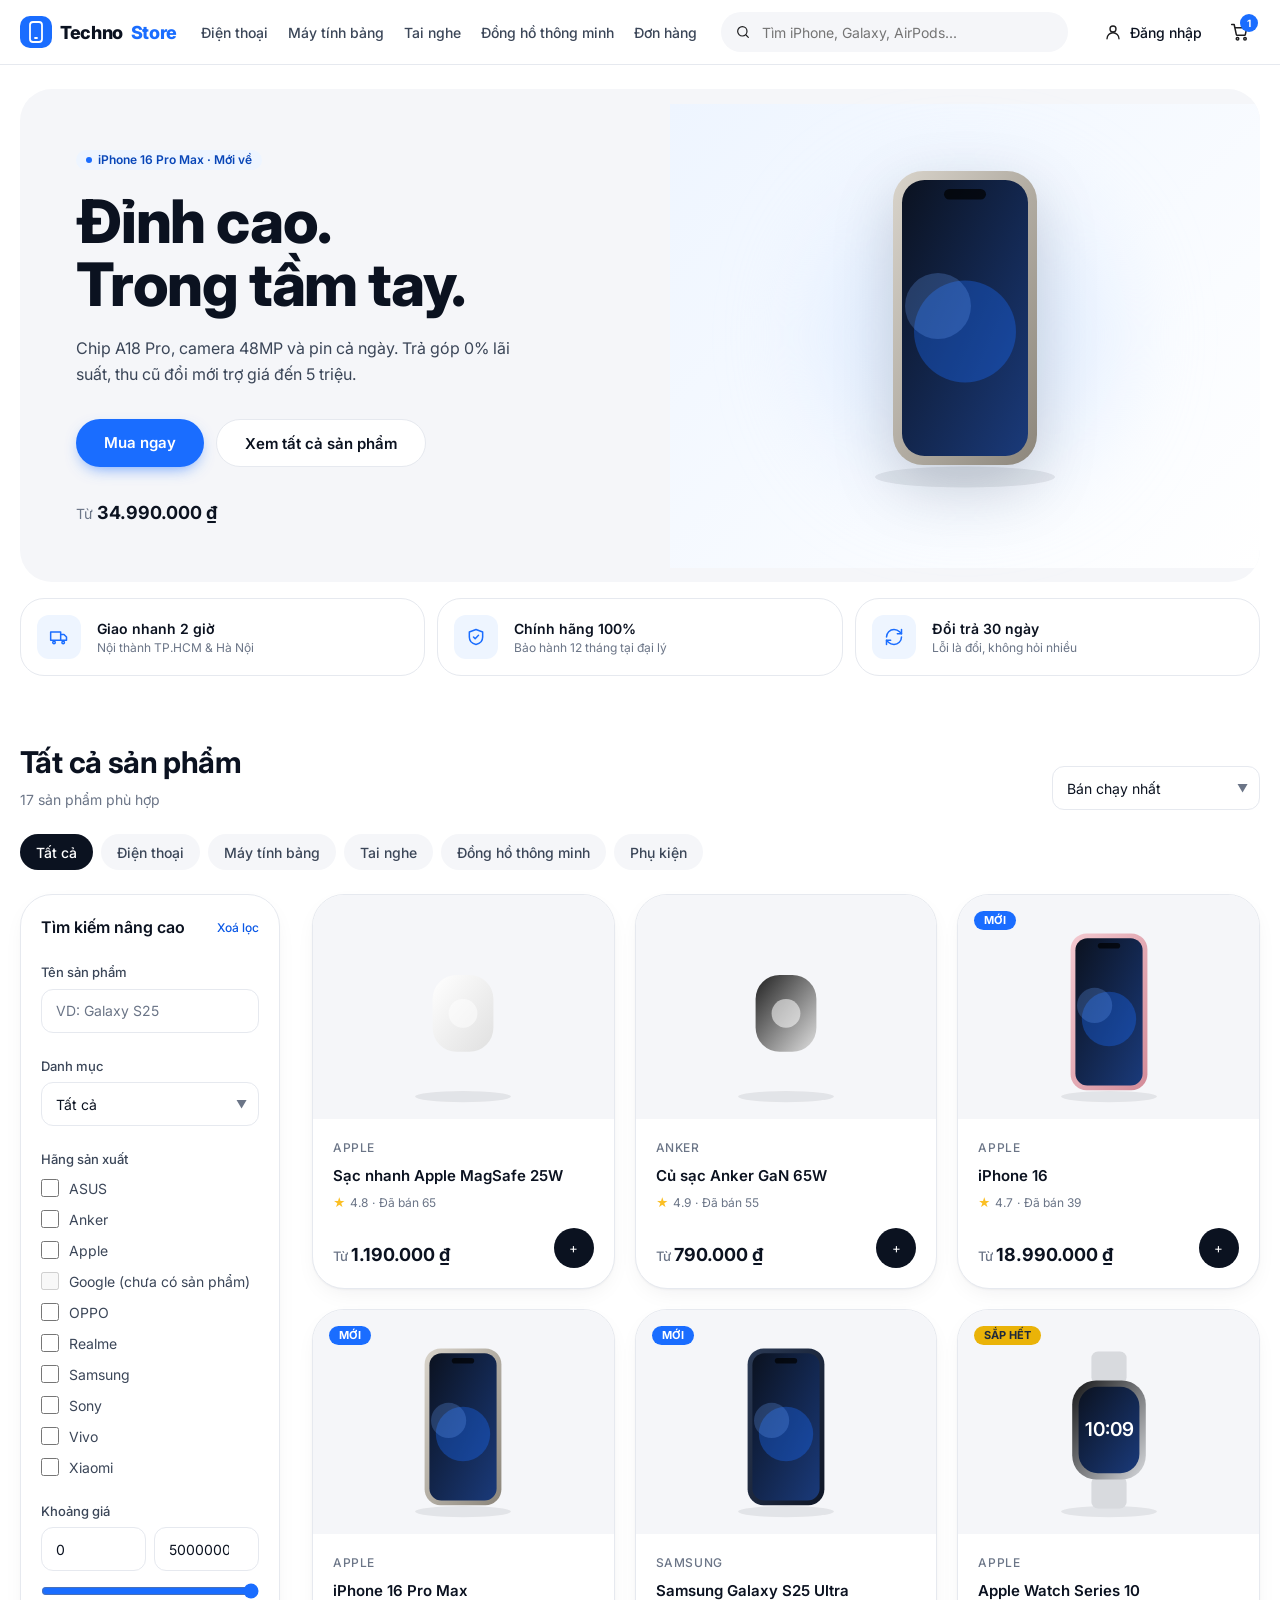
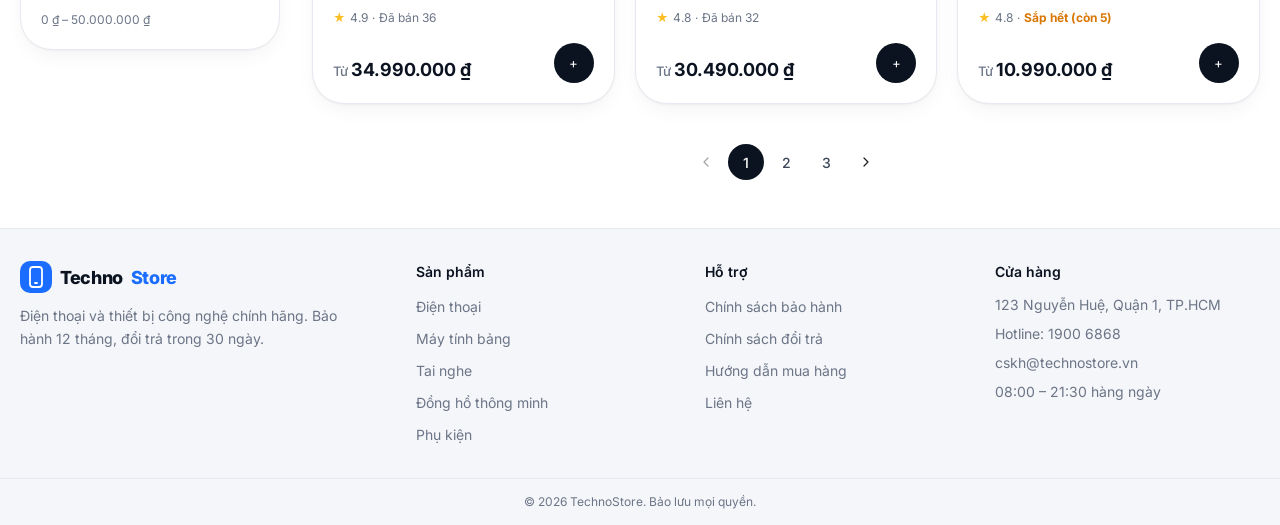
<file: index.html>
<!DOCTYPE html>
<html lang="vi">

<head>
  <meta charset="UTF-8">
  <meta name="viewport" content="width=device-width, initial-scale=1.0">
  <title>TechnoStore - Điện thoại & Thiết bị công nghệ chính hãng</title>
  <meta name="description"
    content="TechnoStore chuyên cung cấp điện thoại, máy tính bảng, tai nghe, đồng hồ chính hãng. Bảo hành 12 tháng, giao hàng nhanh 2h.">

  <!-- CSS Stylesheets (Đã gộp base.css & components.css) -->
  <link rel="stylesheet" href="css/components.css">
  <link rel="stylesheet" href="css/page/home.css">
</head>

<body>

  <!-- App Header Container -->
  <div id="headerContainer"></div>

  <!-- Main Content -->
  <main>
    <!-- Hero Banner Section -->
    <section class="container hero-section">
      <div class="hero-banner">
        <!-- Hero Text -->
        <div class="hero-text-col">
          <span class="badge badge-info">iPhone 16 Pro Max · Mới về</span>
          <h1 class="hero-heading">
            Đỉnh cao.<br />Trong tầm tay.
          </h1>
          <p class="hero-desc"> 
            Chip A18 Pro, camera 48MP và pin cả ngày. Trả góp 0% lãi suất, thu cũ đổi mới trợ giá đến 5 triệu.
          </p>
          <div class="hero-actions">
            <a href="view/customer/detail.html?id=1" class="btn btn-primary btn-lg">Mua ngay</a>
            <button onclick="document.getElementById('list').scrollIntoView({ behavior: 'smooth' })"
              class="btn btn-secondary btn-lg">
              Xem tất cả sản phẩm
            </button>
          </div>
          <div class="hero-price-tag">
            Từ <b id="heroStartingPrice">34.990.000 ₫</b>
          </div>
        </div>

        <!-- Hero Graphic -->
        <div class="hero-art-col">
          <div class="hero-glow-circle"></div>
          <div id="heroArtWrapper" class="hero-device-art"></div>
        </div>
      </div>

      <!-- Feature Perks Row -->
      <div class="perks-grid">
        <div class="perk-card">
          <div class="perk-icon-wrap">
            <img src="assets/icon/giao-hang.svg" class="icon icon-20" alt="" />
          </div>
          <div>
            <div class="perk-title">Giao nhanh 2 giờ</div>
            <div class="perk-desc">Nội thành TP.HCM & Hà Nội</div>
          </div>
        </div>

        <div class="perk-card">
          <div class="perk-icon-wrap">
            <img src="assets/icon/bao-ve.svg" class="icon icon-20" alt="" />
          </div>
          <div>
            <div class="perk-title">Chính hãng 100%</div>
            <div class="perk-desc">Bảo hành 12 tháng tại đại lý</div>
          </div>
        </div>

        <div class="perk-card">
          <div class="perk-icon-wrap">
            <img src="assets/icon/refresh.svg" class="icon icon-20" alt="" />
          </div>
          <div>
            <div class="perk-title">Đổi trả 30 ngày</div>
            <div class="perk-desc">Lỗi là đổi, không hỏi nhiều</div>
          </div>
        </div>
      </div>
    </section>

    <!-- Main Products List Section -->
    <section id="list" class="container product-section">
      <!-- Section Top Bar -->
      <div class="section-top-bar">
        <div>
          <h2 class="section-title">Tất cả sản phẩm</h2>
          <p id="productCountDisplay" class="section-subtitle">Đang tải sản phẩm...</p>
        </div>

        <div class="section-controls">
          <div class="select-wrapper sort-select-wrap">
            <select id="filterSortSelect" class="select-control" aria-label="Sắp xếp sản phẩm">
              <option value="pop">Bán chạy nhất</option>
              <option value="asc">Giá thấp → cao</option>
              <option value="desc">Giá cao → thấp</option>
            </select>
            <span class="select-arrow">▼</span>
          </div>
        </div>
      </div>

      <!-- Category Pills -->
      <div class="category-pills-row" id="categoryPillsWrapper">
        <button class="cat-pill-btn active" data-category="Tất cả" onclick="filterCtrl.setCategory('Tất cả')">Tất
          cả</button>
        <button class="cat-pill-btn" data-category="Điện thoại" onclick="filterCtrl.setCategory('Điện thoại')">Điện
          thoại</button>
        <button class="cat-pill-btn" data-category="Máy tính bảng" onclick="filterCtrl.setCategory('Máy tính bảng')">Máy
          tính bảng</button>
        <button class="cat-pill-btn" data-category="Tai nghe" onclick="filterCtrl.setCategory('Tai nghe')">Tai
          nghe</button>
        <button class="cat-pill-btn" data-category="Đồng hồ thông minh"
          onclick="filterCtrl.setCategory('Đồng hồ thông minh')">Đồng hồ thông minh</button>
        <button class="cat-pill-btn" data-category="Phụ kiện" onclick="filterCtrl.setCategory('Phụ kiện')">Phụ
          kiện</button>
      </div>

      <!-- Two-Column Store Layout -->
      <div class="store-layout">
        <!-- Sidebar Filters -->
        <aside class="filter-sidebar">
          <div class="filter-sidebar-header">
            <h3 class="filter-sidebar-title">Tìm kiếm nâng cao</h3>
            <button onclick="filterCtrl.reset()" class="reset-filter-link">Xoá lọc</button>
          </div>

          <!-- Product Name Filter -->
          <div class="form-field" style="margin:0;">
            <label class="form-label">Tên sản phẩm</label>
            <input type="text" id="filterKeywordInput" placeholder="VD: Galaxy S25" class="input-control" />
          </div>

          <!-- Category Select Filter -->
          <div class="form-field" style="margin:0;">
            <label class="form-label">Danh mục</label>
            <div class="select-wrapper">
              <select id="filterCategorySelect" class="select-control">
                <option value="Tất cả">Tất cả</option>
                <option value="Điện thoại">Điện thoại</option>
                <option value="Máy tính bảng">Máy tính bảng</option>
                <option value="Tai nghe">Tai nghe</option>
                <option value="Đồng hồ thông minh">Đồng hồ thông minh</option>
                <option value="Phụ kiện">Phụ kiện</option>
              </select>
              <span class="select-arrow">▼</span>
            </div>
          </div>

          <!-- Brand Checkboxes Filter -->
          <div>
            <div class="form-label">Hãng sản xuất</div>
            <div class="brand-checkbox-list" id="brandCheckboxList">
              <label class="checkbox-label">
                <input type="checkbox" class="brand-filter-cb" value="Apple" /> Apple
              </label>
              <label class="checkbox-label">
                <input type="checkbox" class="brand-filter-cb" value="Samsung" /> Samsung
              </label>
              <label class="checkbox-label">
                <input type="checkbox" class="brand-filter-cb" value="Xiaomi" /> Xiaomi
              </label>
              <label class="checkbox-label">
                <input type="checkbox" class="brand-filter-cb" value="OPPO" /> OPPO
              </label>
              <label class="checkbox-label">
                <input type="checkbox" class="brand-filter-cb" value="Vivo" /> Vivo
              </label>
              <label class="checkbox-label">
                <input type="checkbox" class="brand-filter-cb" value="Realme" /> Realme
              </label>
              <label class="checkbox-label">
                <input type="checkbox" class="brand-filter-cb" value="ASUS" /> ASUS
              </label>
              <label class="checkbox-label">
                <input type="checkbox" class="brand-filter-cb" value="Sony" /> Sony
              </label>
              <label class="checkbox-label">
                <input type="checkbox" class="brand-filter-cb" value="Anker" /> Anker
              </label>
              <label class="checkbox-label">
                <input type="checkbox" class="brand-filter-cb" value="Google" /> Google
              </label>
            </div>
          </div>

          <!-- Price Range Filter -->
          <div>
            <div class="form-label">Khoảng giá</div>
            <div class="price-inputs-grid">
              <input type="number" id="filterPriceMin" class="input-control" value="0" step="1000000"
                placeholder="Từ" />
              <input type="number" id="filterPriceMax" class="input-control" value="50000000" step="1000000"
                placeholder="Đến" />
            </div>
            <input type="range" id="filterPriceRange" min="0" max="50000000" step="1000000" value="50000000"
              style="margin-top: 12px;" />
            <div class="price-range-label" id="priceRangeLabel">0 ₫ – 50.000.000 ₫</div>
          </div>
        </aside>

        <!-- Products Grid & Pagination -->
        <div>
          <div id="productsGrid" class="products-grid"></div>
          <div id="paginationContainer" class="pagination-wrapper"></div>
        </div>
      </div>
    </section>
  </main>

  <!-- App Footer Container -->
  <div id="footerContainer"></div>

  <!-- Floating Quick Switcher -->
  <div id="floatingNavContainer"></div>

  <!-- JavaScript Modules -->
  <script src="js/data.js"></script>
  <script src="js/components.js"></script>
  <script src="js/display.js"></script>
  <script src="js/search.js"></script>

  <script>
    document.addEventListener('DOMContentLoaded', () => {
      // 1. Render Header & Footer
      renderStoreHeader('headerContainer', {
        basePath: './',
        viewPath: 'view/',
        isRoot: true,
        activePage: 'home'
      });

      renderStoreFooter('footerContainer', {
        basePath: './',
        viewPath: 'view/',
        isRoot: true
      });

      // 2. Render Hero Graphic & Giá bắt đầu (Ưu tiên sản phẩm còn hàng)
      const hero = getProducts().find(p => !p.isDeleted && (Number(p.stock) || 0) > 0) || getProducts()[0];
      const heroArt = document.getElementById('heroArtWrapper');
      if (heroArt && hero) {
        if (hero.image) {
          heroArt.innerHTML = `<img src="${hero.image}" style="max-height:360px; max-width:100%; object-fit:contain;" alt="${hero.name}" />`;
        } else {
          heroArt.innerHTML = renderDeviceArt(hero, 'height:360px; width:auto;');
        }
      }
      const heroPriceEl = document.getElementById('heroStartingPrice');
      if (heroPriceEl && hero) {
        heroPriceEl.textContent = vnd(hero.basePrice || hero.price);
      }

      // 3. Initialize Search & Filter Controller (Chế độ Trang chủ: ẩn sản phẩm hết hàng)
      window.filterCtrl = new FilterController({
        detailUrlPrefix: 'view/customer/detail.html?id=',
        isHome: true
      });
      window.filterCtrl.init();

      // Check category in URL if any
      const urlCat = new URLSearchParams(window.location.search).get('cat');
      if (urlCat) {
        filterCtrl.setCategory(urlCat);
      }
    });
  </script>
</body>

</html>
</file>
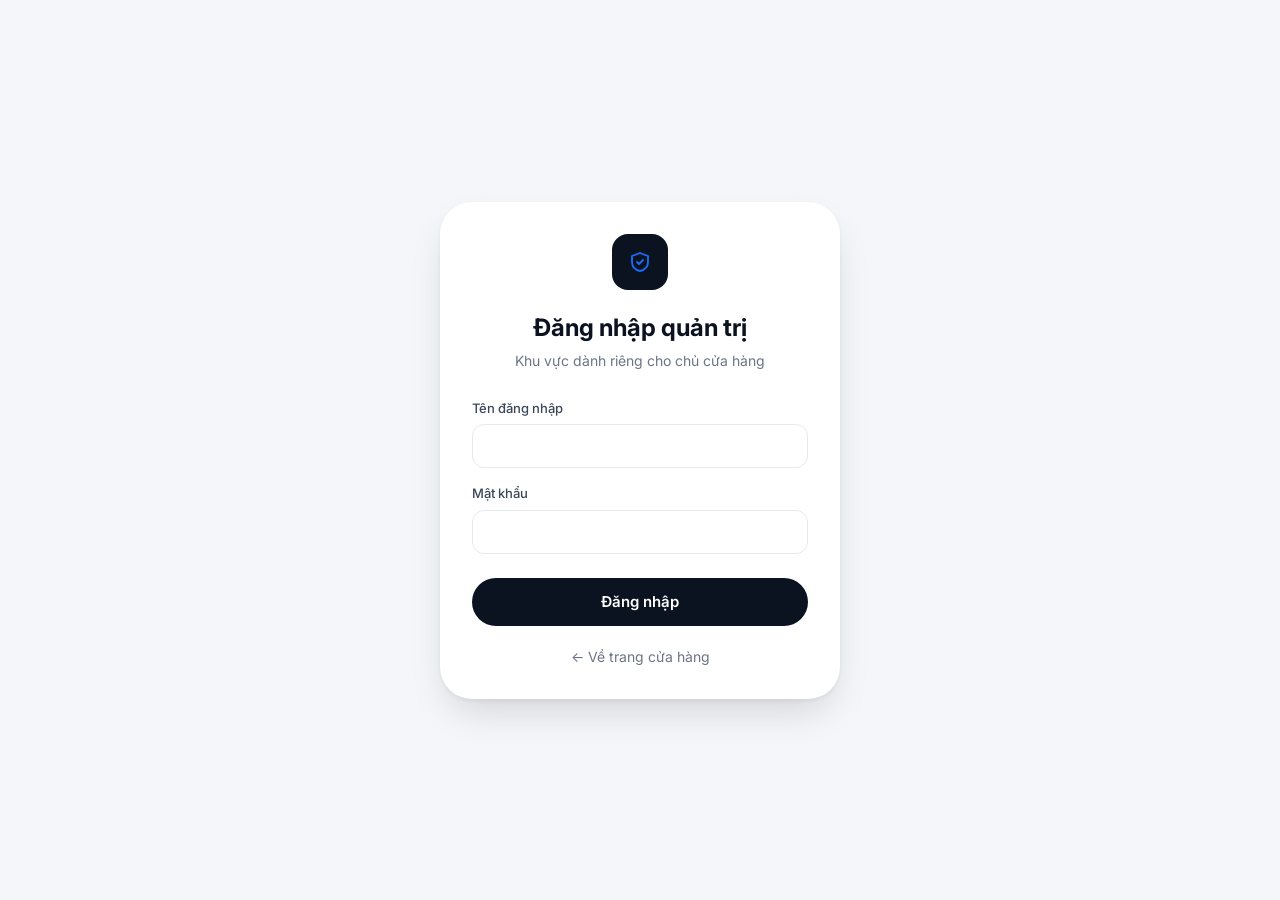
<file: view/admin.html>
<!DOCTYPE html>
<html lang="vi">

<head>
  <meta charset="UTF-8">
  <meta name="viewport" content="width=device-width, initial-scale=1.0">
  <title>TechnoAdmin - Cổng quản trị cửa hàng</title>
  <meta name="description" content="Trang quản trị bán hàng, đơn hàng, khách hàng và kho bãi TechnoStore.">

  <!-- CSS Stylesheets (Đã gộp base.css & components.css) -->
  <link rel="stylesheet" href="../css/components.css">
  <link rel="stylesheet" href="../css/admin.css">
</head>

<body>

  <!-- Admin Root Application Container -->
  <div id="adminApp"></div>

  <!-- JavaScript Modules -->
  <script src="../js/data.js"></script>
  <script src="../js/components.js"></script>
  <script src="../js/display.js"></script>
  <script src="../js/admin.js"></script>

  <script>
    document.addEventListener('DOMContentLoaded', () => {
      initAdminPortal({
        basePath: '../'
      });
    });
  </script>
</body>

</html>
</file>
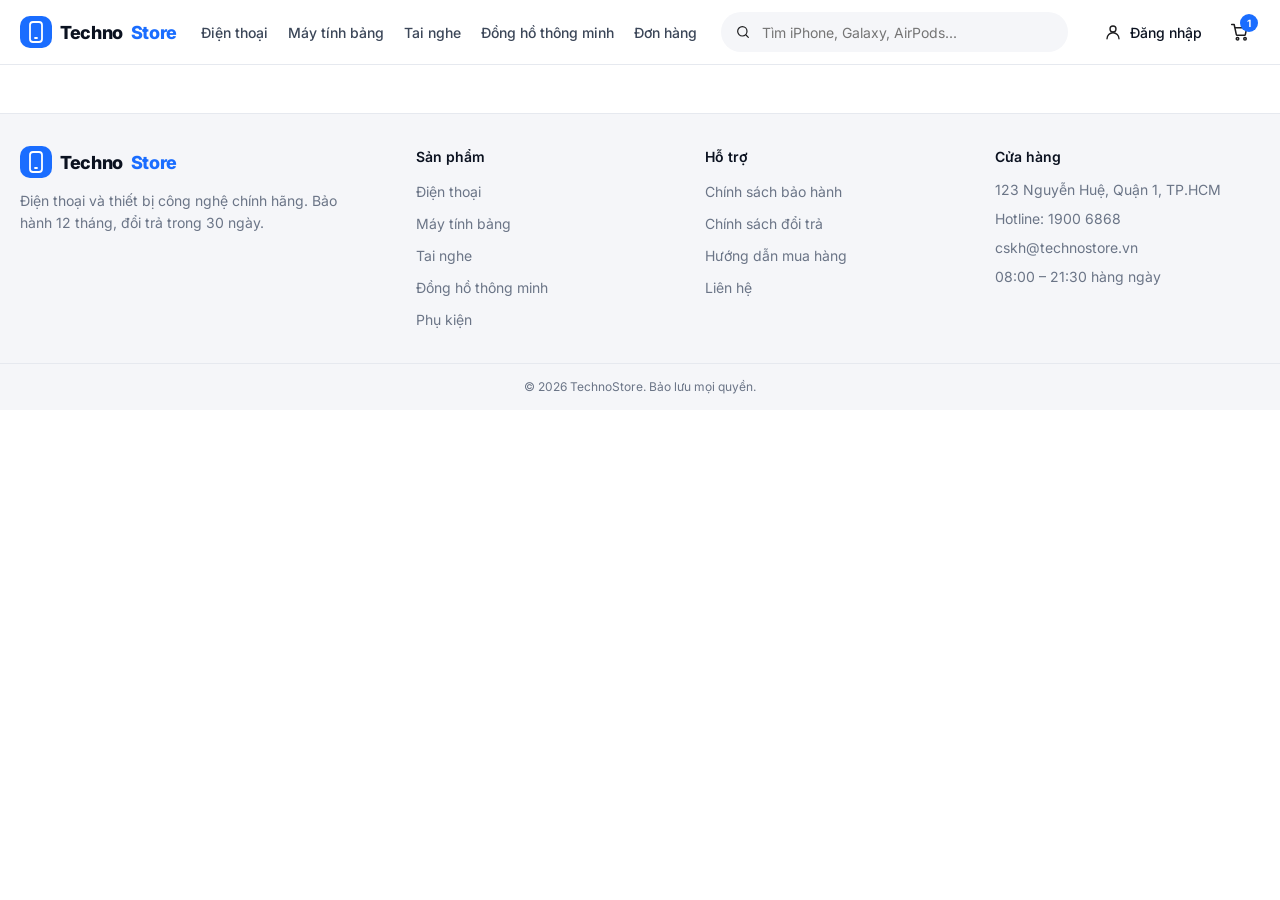
<file: view/customer/cart.html>
<!DOCTYPE html>
<html lang="vi">

<head>
  <meta charset="UTF-8">
  <meta name="viewport" content="width=device-width, initial-scale=1.0">
  <title>Giỏ hàng - TechnoStore</title>
  <meta name="description" content="Xem và cập nhật các sản phẩm trong giỏ hàng trước khi thanh toán.">

  <!-- CSS Stylesheets (Đã gộp base.css & components.css) -->
  <link rel="stylesheet" href="../../css/components.css">
  <link rel="stylesheet" href="../../css/page/cart.css">
</head>

<body>

  <!-- Header -->
  <div id="headerContainer"></div>

  <!-- Cart Page Dynamic Content -->
  <main id="cartPageContent"></main>

  <!-- Footer -->
  <div id="footerContainer"></div>

  <!-- Floating Nav -->
  <div id="floatingNavContainer"></div>

  <!-- JavaScript Modules -->
  <script src="../../js/data.js"></script>
  <script src="../../js/components.js"></script>
  <script src="../../js/display.js"></script>
  <script src="../../js/cart.js"></script>

  <script>
    document.addEventListener('DOMContentLoaded', () => {
      renderStoreHeader('headerContainer', {
        basePath: '../../',
        viewPath: '../',
        activePage: 'cart'
      });

      renderStoreFooter('footerContainer', {
        basePath: '../../',
        viewPath: '../'
      });

      renderFloatingNav('floatingNavContainer', {
        basePath: '../../',
        viewPath: '../',
        active: 'store'
      });

      initCartPage({
        basePath: '../../'
      });
    });
  </script>
</body>

</html>
</file>
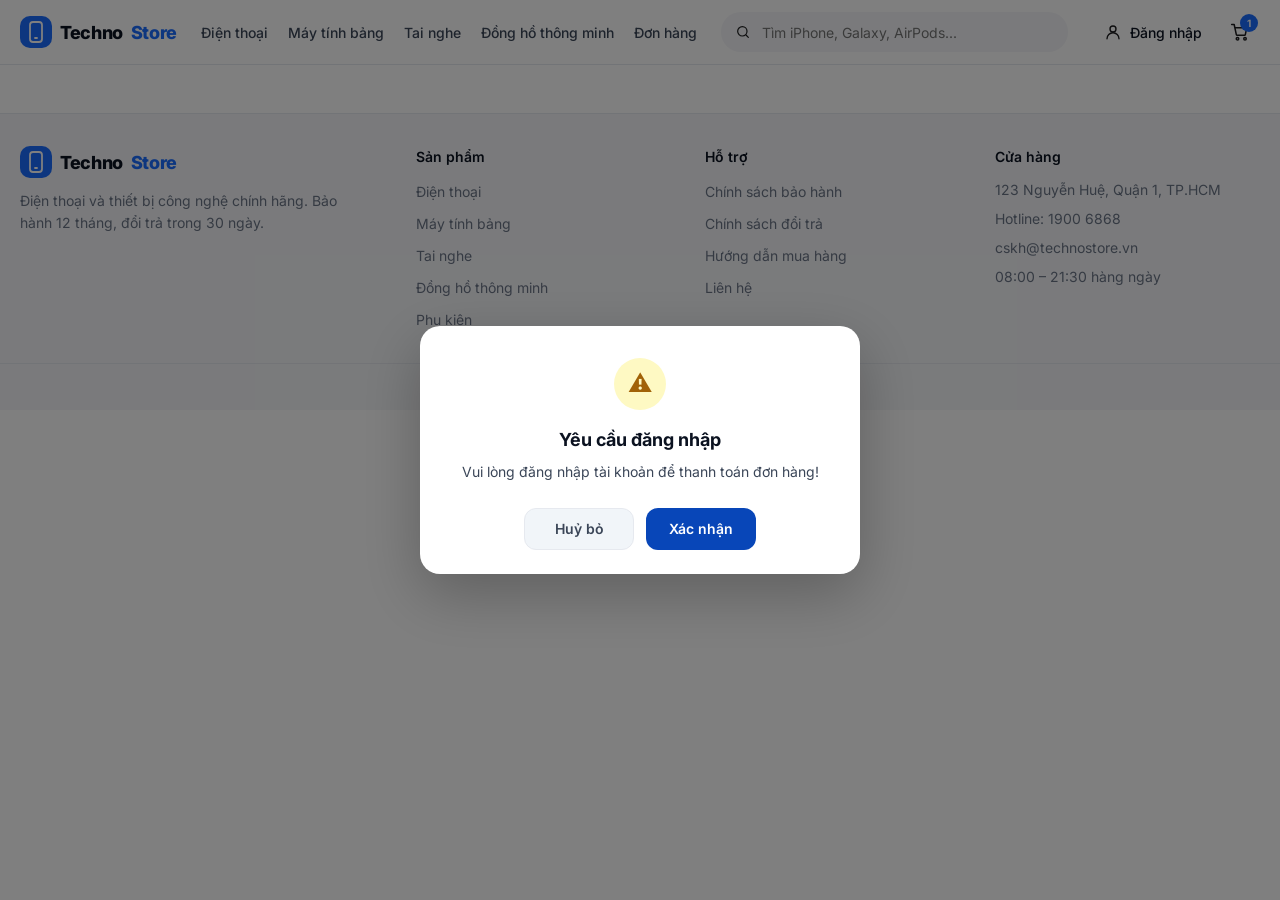
<file: view/customer/checkout.html>
<!DOCTYPE html>
<html lang="vi">

<head>
  <meta charset="UTF-8">
  <meta name="viewport" content="width=device-width, initial-scale=1.0">
  <title>Thanh toán đơn hàng - TechnoStore</title>
  <meta name="description" content="Xác nhận địa chỉ nhận hàng và phương thức thanh toán an toàn tại TechnoStore.">

  <!-- CSS Stylesheets (Đã gộp base.css & components.css) -->
  <link rel="stylesheet" href="../../css/components.css">
  <link rel="stylesheet" href="../../css/page/cart.css">
</head>

<body>

  <!-- Header -->
  <div id="headerContainer"></div>

  <!-- Checkout Content -->
  <main id="checkoutPageContent"></main>

  <!-- Footer -->
  <div id="footerContainer"></div>

  <!-- Floating Nav -->
  <div id="floatingNavContainer"></div>

  <!-- JavaScript Modules -->
  <script src="../../js/data.js"></script>
  <script src="../../js/components.js"></script>
  <script src="../../js/display.js"></script>
  <script src="../../js/cart.js"></script>

  <script>
    document.addEventListener('DOMContentLoaded', () => {
      renderStoreHeader('headerContainer', {
        basePath: '../../',
        viewPath: '../',
        activePage: 'checkout'
      });

      renderStoreFooter('footerContainer', {
        basePath: '../../',
        viewPath: '../'
      });

      renderFloatingNav('floatingNavContainer', {
        basePath: '../../',
        viewPath: '../',
        active: 'store'
      });

      initCheckoutPage({
        basePath: '../../'
      });
    });
  </script>
</body>

</html>
</file>
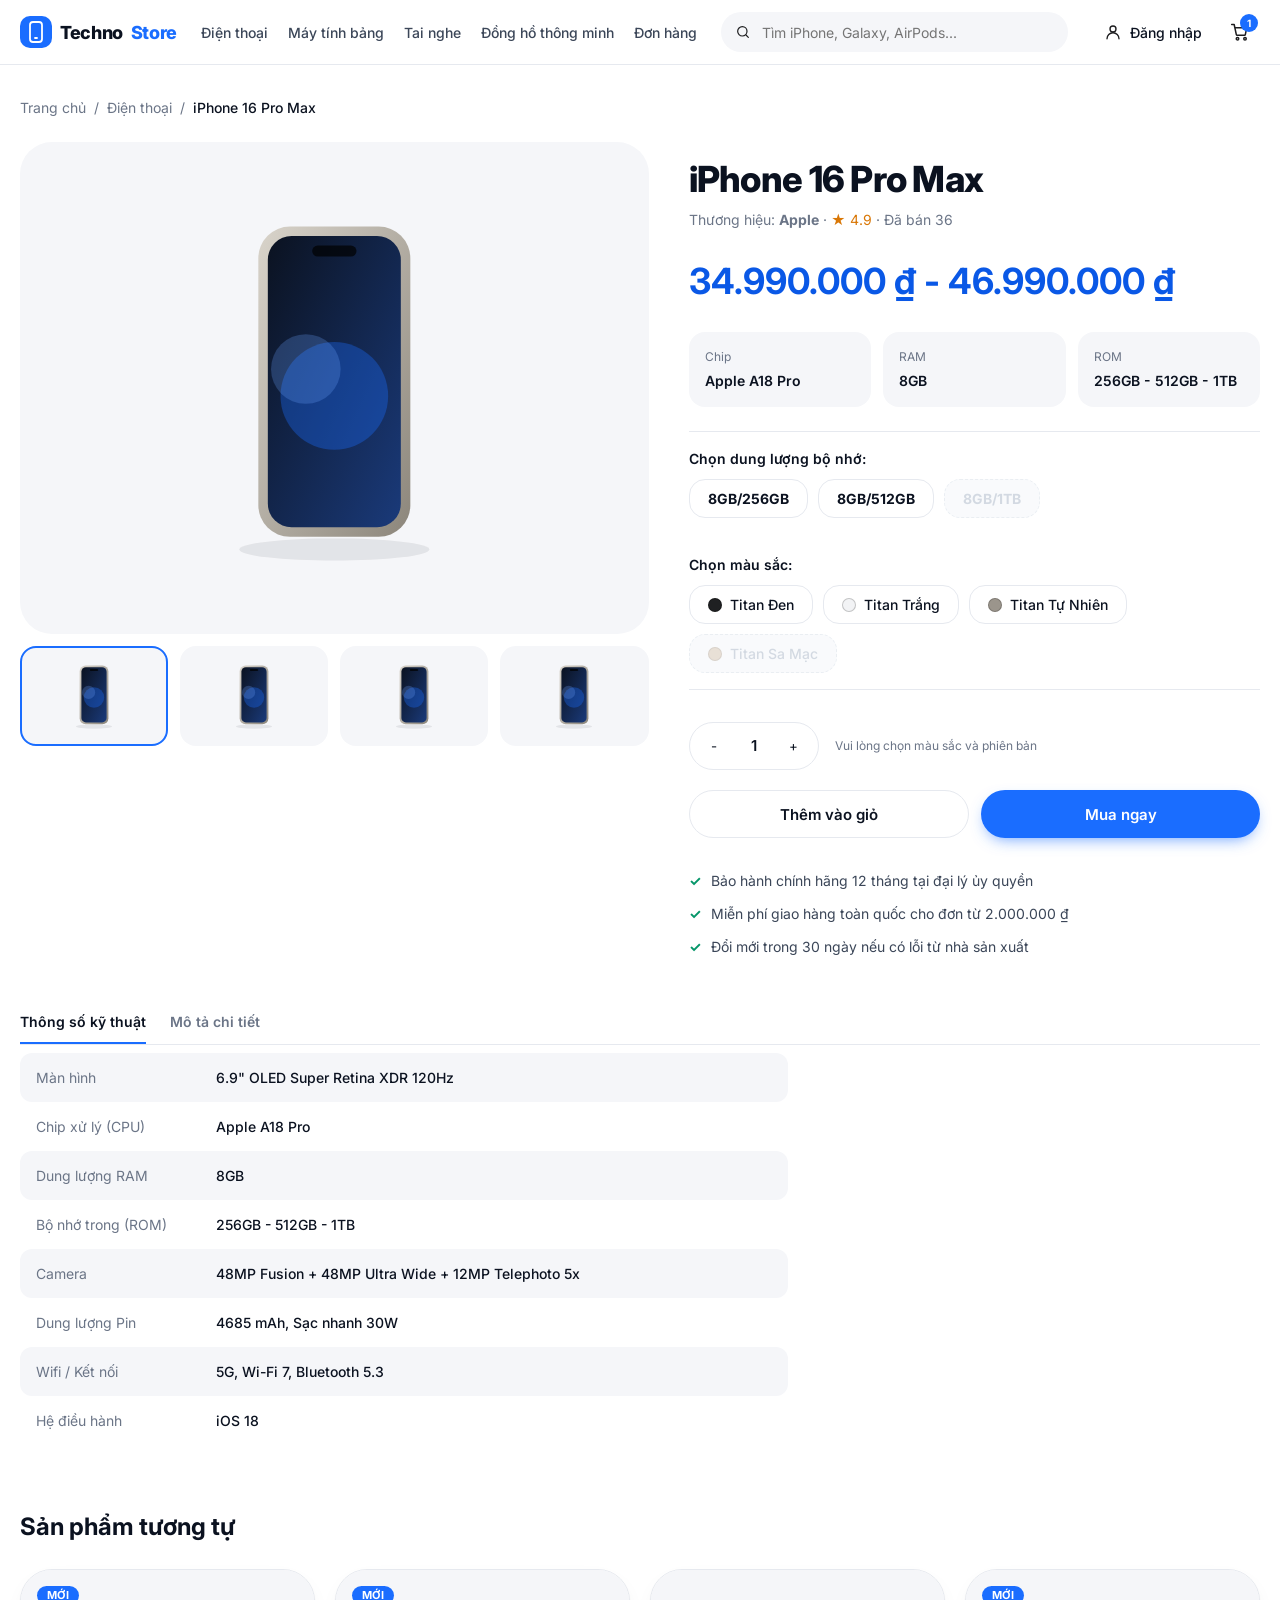
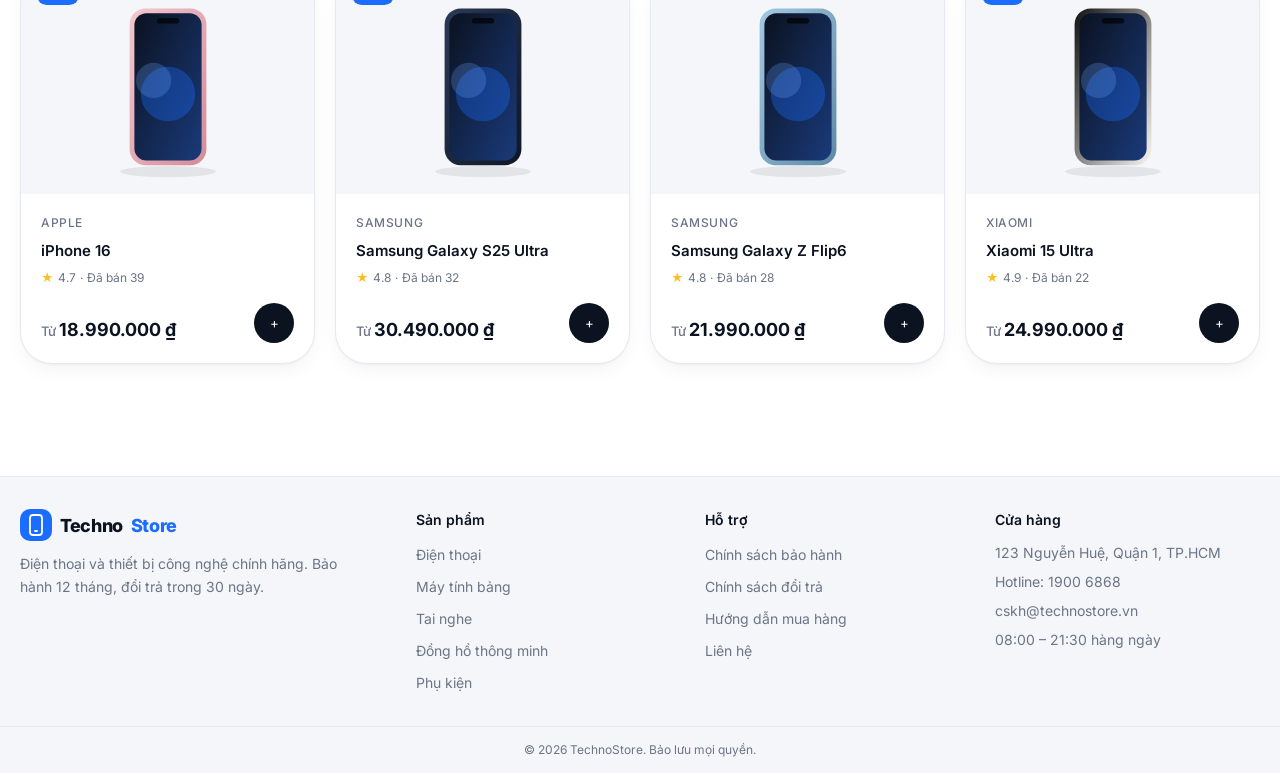
<file: view/customer/detail.html>
<!DOCTYPE html>
<html lang="vi">

<head>
  <meta charset="UTF-8">
  <meta name="viewport" content="width=device-width, initial-scale=1.0">
  <title>Chi tiết sản phẩm - TechnoStore</title>
  <meta name="description"
    content="Xem thông số kỹ thuật, giá bán và đánh giá chi tiết sản phẩm chính hãng tại TechnoStore.">

  <!-- CSS Stylesheets (Đã gộp base.css & components.css) -->
  <link rel="stylesheet" href="../../css/components.css">
  <link rel="stylesheet" href="../../css/page/detail.css">
</head>

<body>

  <!-- Header -->
  <div id="headerContainer"></div>

  <!-- Detail Main View -->
  <main class="container detail-container" id="productDetailContainer">
    <!-- Breadcrumbs -->
    <div class="breadcrumb-trail" id="detailBreadcrumbs">
      <a href="../../index.html" class="breadcrumb-link">Trang chủ</a> /
      <span id="crumbCat" class="breadcrumb-link">Danh mục</span> /
      <span id="crumbName" class="breadcrumb-current">Tên sản phẩm</span>
    </div>

    <!-- Main 2-Col Grid -->
    <div class="detail-main-grid">
      <!-- Left Col: Gallery -->
      <div>
        <div class="gallery-main-view" id="galleryMainArt"></div>
        <div class="gallery-thumbs-row" id="galleryThumbs"></div>
      </div>

      <!-- Right Col: Product Info & Variant Selection -->
      <div class="detail-info-col">
        <div id="stockBadgeContainer"></div>
        <h1 class="detail-heading" id="productTitle">Tên sản phẩm</h1>
        <div class="detail-meta-text" id="productMeta">Thương hiệu: Apple</div>

        <div class="detail-price-box">
          <span class="detail-current-price" id="currentPrice">0 ₫</span>
          <span class="detail-old-price" id="oldPrice"></span>
        </div>

        <!-- Quick Specs Grid -->
        <div class="quick-specs-grid" id="quickSpecsGrid">
          <div class="quick-spec-card">
            <div class="quick-spec-key">Chip</div>
            <div class="quick-spec-val" id="specChip">-</div>
          </div>
          <div class="quick-spec-card">
            <div class="quick-spec-key">RAM</div>
            <div class="quick-spec-val" id="specRam">-</div>
          </div>
          <div class="quick-spec-card">
            <div class="quick-spec-key">ROM</div>
            <div class="quick-spec-val" id="specRom">-</div>
          </div>
        </div>

        <!-- KHU VỰC CHỌN PHIÊN BẢN (CHIPS / SWATCHES) CHUẨN THẾ GIỚI DI ĐỘNG -->
        <div id="variantSelectorContainer" class="variant-selector-section">
          <!-- Dynamic Variant Chips rendered by js/detail.js -->
        </div>

        <!-- Quantity Stepper -->
        <div class="qty-stepper-wrap">
          <div class="qty-control">
            <button type="button" class="qty-btn" onclick="changeDetailQty(-1)" aria-label="Giảm">-</button>
            <span class="qty-display" id="detailQtyVal">1</span>
            <button type="button" class="qty-btn" onclick="changeDetailQty(1)" aria-label="Tăng">+</button>
          </div>
          <div class="stock-note" id="maxStockNote">Đang kiểm tra tồn kho...</div>
        </div>

        <!-- Action Buttons -->
        <div class="detail-action-buttons">
          <button type="button" id="addToCartBtn" onclick="handleDetailAddToCart()" class="btn btn-secondary btn-lg">
            Thêm vào giỏ
          </button>
          <button type="button" id="buyNowBtn" onclick="handleDetailBuyNow()" class="btn btn-primary btn-lg">
            Mua ngay
          </button>
        </div>

        <!-- Perks List -->
        <ul class="detail-perks-list">
          <li class="detail-perk-row">
            <span style="color: #059669; font-weight: 700;">✓</span>
            Bảo hành chính hãng 12 tháng tại đại lý ủy quyền
          </li>
          <li class="detail-perk-row">
            <span style="color: #059669; font-weight: 700;">✓</span>
            Miễn phí giao hàng toàn quốc cho đơn từ 2.000.000 ₫
          </li>
          <li class="detail-perk-row">
            <span style="color: #059669; font-weight: 700;">✓</span>
            Đổi mới trong 30 ngày nếu có lỗi từ nhà sản xuất
          </li>
        </ul>
      </div>
    </div>

    <!-- Product Tabs: Specs & Description -->
    <div class="product-tabs-bar">
      <button class="tab-nav-btn active" id="tabSpecBtn" onclick="switchDetailTab('spec')">
        Thông số kỹ thuật
      </button>
      <button class="tab-nav-btn" id="tabDescBtn" onclick="switchDetailTab('desc')">
        Mô tả chi tiết
      </button>
    </div>

    <div id="tabContentArea">
      <!-- Specs Table -->
      <div id="tabSpecContent" class="specs-table-wrapper">
        <div id="specsRowsContainer"></div>
      </div>

      <!-- Description -->
      <div id="tabDescContent" class="product-desc-content" style="display: none;">
        <p id="descText"></p>
      </div>
    </div>

    <!-- Related Products -->
    <section class="related-section">
      <h2 class="related-title">Sản phẩm tương tự</h2>
      <div id="relatedProductsGrid" class="products-grid"></div>
    </section>
  </main>

  <!-- Footer -->
  <div id="footerContainer"></div>

  <!-- Floating Nav: Ẩn trên trang chi tiết sản phẩm (không hiển thị nút chuyển đổi role) -->

  <!-- JavaScript Modules -->
  <script src="../../js/data.js"></script>
  <script src="../../js/components.js"></script>
  <script src="../../js/display.js"></script>
  <script src="../../js/detail.js"></script>

  <script>
    document.addEventListener('DOMContentLoaded', () => {
      renderStoreHeader('headerContainer', {
        basePath: '../../',
        viewPath: '../'
      });

      renderStoreFooter('footerContainer', {
        basePath: '../../',
        viewPath: '../'
      });

      // Khởi tạo trang chi tiết từ controller js/detail.js
      initDetailPage();
    });
  </script>
</body>

</html>
</file>
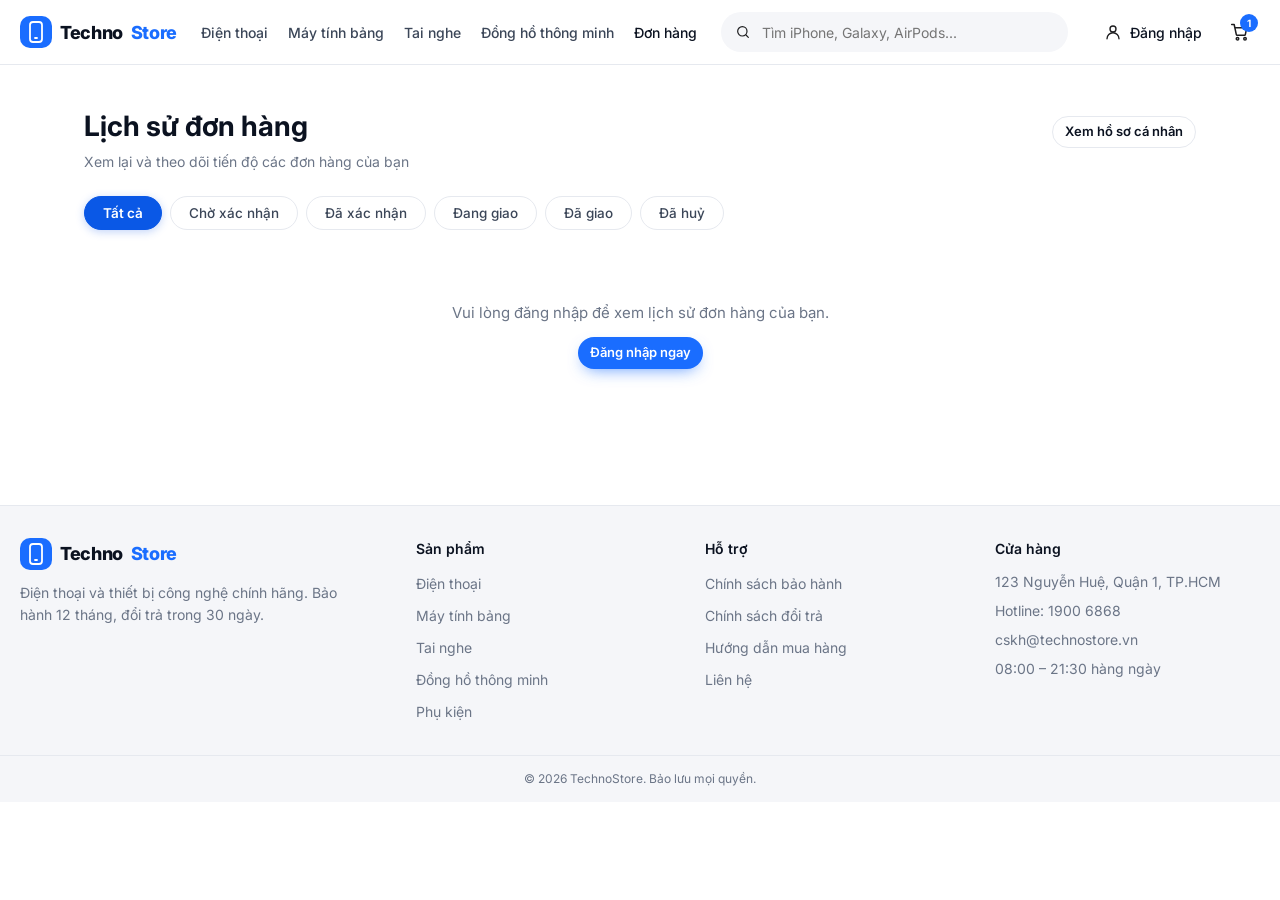
<file: view/customer/history.html>
<!DOCTYPE html>
<html lang="vi">

<head>
  <meta charset="UTF-8">
  <meta name="viewport" content="width=device-width, initial-scale=1.0">
  <title>Lịch sử đơn hàng - TechnoStore</title>
  <meta name="description" content="Tra cứu tình trạng và lịch sử mua sắm đơn hàng của bạn tại TechnoStore.">

  <!-- CSS Stylesheets (Đã gộp base.css & components.css) -->
  <link rel="stylesheet" href="../../css/components.css">
  <link rel="stylesheet" href="../../css/page/auth.css">
</head>

<body>

  <!-- Header -->
  <div id="headerContainer"></div>

  <!-- History Container -->
  <main class="container profile-container">
    <div
      style="display: flex; flex-wrap: wrap; align-items: baseline; justify-content: space-between; gap: 16px; margin-bottom: 24px;">
      <div>
        <h1 style="font-size: 28px; font-weight: 700; color: var(--color-ink);">Lịch sử đơn hàng</h1>
        <p style="font-size: 14px; color: var(--color-ink-3); margin-top: 4px;">Xem lại và theo dõi tiến độ các đơn hàng
          của bạn</p>
      </div>
      <a href="profile.html" class="btn btn-secondary btn-sm">Xem hồ sơ cá nhân</a>
    </div>

    <!-- Status Filter Chips (TASK 2) -->
    <div class="order-status-chips-wrap" style="margin-bottom: 24px;" id="orderFilterPills">
      <button class="order-filter-chip active" onclick="filterOrderHistory('')">Tất cả</button>
      <button class="order-filter-chip" onclick="filterOrderHistory('Chờ xác nhận')">Chờ xác nhận</button>
      <button class="order-filter-chip" onclick="filterOrderHistory('Đã xác nhận')">Đã xác nhận</button>
      <button class="order-filter-chip" onclick="filterOrderHistory('Đang giao')">Đang giao</button>
      <button class="order-filter-chip" onclick="filterOrderHistory('Đã giao')">Đã giao</button>
      <button class="order-filter-chip" onclick="filterOrderHistory('Đã huỷ')">Đã huỷ</button>
    </div>

    <!-- Orders List Wrap -->
    <div id="orderHistoryList" class="orders-list-wrap"></div>
  </main>

  <!-- Footer -->
  <div id="footerContainer"></div>

  <!-- Floating Nav -->
  <div id="floatingNavContainer"></div>

  <!-- JavaScript Modules -->
  <script src="../../js/data.js"></script>
  <script src="../../js/components.js"></script>
  <script src="../../js/display.js"></script>

  <script>
    let activeStatusFilter = '';

    document.addEventListener('DOMContentLoaded', () => {
      renderStoreHeader('headerContainer', {
        basePath: '../../',
        viewPath: '../',
        activePage: 'orders'
      });

      renderStoreFooter('footerContainer', {
        basePath: '../../',
        viewPath: '../'
      });

      renderFloatingNav('floatingNavContainer', {
        basePath: '../../',
        viewPath: '../',
        active: 'store'
      });

      renderOrderHistory();
    });

    function renderOrderHistory() {
      if (typeof renderCustomerOrderHistory === 'function') {
        renderCustomerOrderHistory('orderHistoryList', activeStatusFilter);
      }
    }

    function filterOrderHistory(status) {
      activeStatusFilter = status;
      document.querySelectorAll('#orderFilterPills .order-filter-chip').forEach(btn => {
        btn.classList.toggle('active', btn.textContent.trim() === (status || 'Tất cả'));
      });
      renderOrderHistory();
    }
  </script>
</body>

</html>
</file>
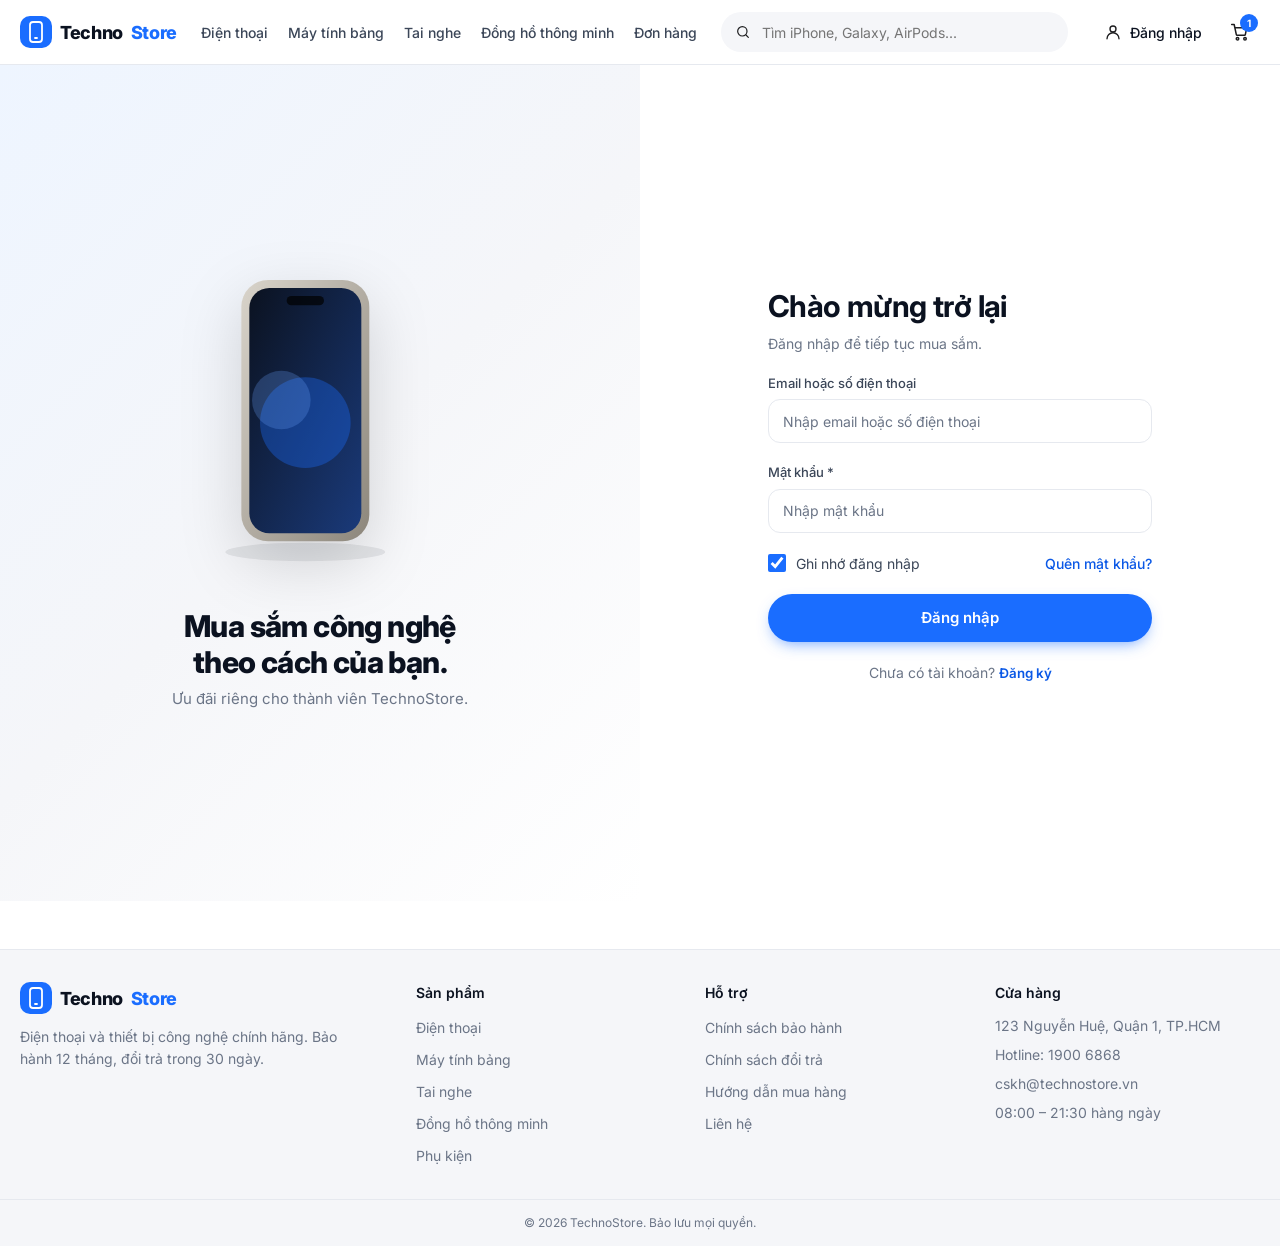
<file: view/customer/login.html>
<!DOCTYPE html>
<html lang="vi">

<head>
  <meta charset="UTF-8">
  <meta name="viewport" content="width=device-width, initial-scale=1.0">
  <title>Đăng nhập & Đăng ký - TechnoStore</title>
  <meta name="description" content="Đăng nhập hoặc tạo tài khoản thành viên TechnoStore để nhận ưu đãi mua sắm.">

  <!-- CSS Stylesheets (Đã gộp base.css & components.css) -->
  <link rel="stylesheet" href="../../css/components.css">
  <link rel="stylesheet" href="../../css/page/auth.css">
</head>

<body>

  <!-- Header -->
  <div id="headerContainer"></div>

  <!-- Auth Content Container -->
  <main id="authPageContent"></main>

  <!-- Footer -->
  <div id="footerContainer"></div>

  <!-- Floating Nav -->
  <div id="floatingNavContainer"></div>

  <!-- JavaScript Modules -->
  <script src="../../js/data.js"></script>
  <script src="../../js/components.js"></script>
  <script src="../../js/display.js"></script>
  <script src="../../js/auth.js"></script>

  <script>
    document.addEventListener('DOMContentLoaded', () => {
      renderStoreHeader('headerContainer', {
        basePath: '../../',
        viewPath: '../',
        activePage: 'login'
      });

      renderStoreFooter('footerContainer', {
        basePath: '../../',
        viewPath: '../'
      });

      renderFloatingNav('floatingNavContainer', {
        basePath: '../../',
        viewPath: '../',
        active: 'store'
      });

      initAuthPage({
        basePath: '../../',
        defaultMode: 'login'
      });
    });
  </script>
</body>

</html>
</file>
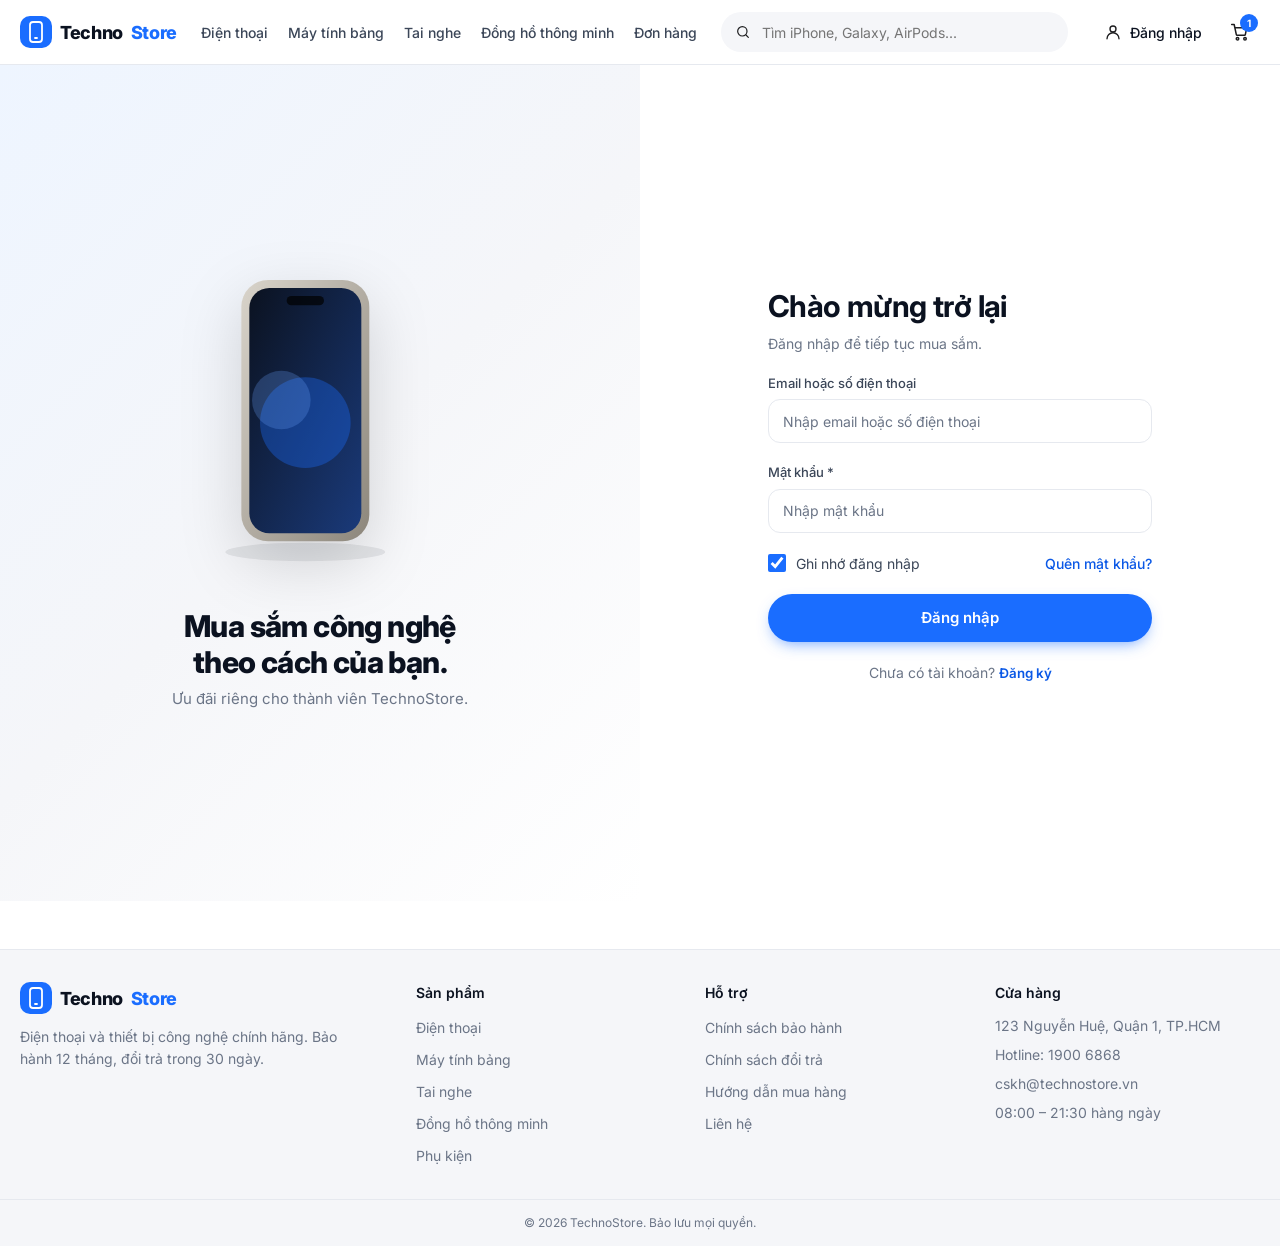
<file: view/customer/profile.html>
<!DOCTYPE html>
<html lang="vi">

<head>
  <meta charset="UTF-8">
  <meta name="viewport" content="width=device-width, initial-scale=1.0">
  <title>Thông tin tài khoản - TechnoStore</title>
  <meta name="description" content="Quản lý thông tin tài khoản, sổ địa chỉ và đơn hàng TechnoStore.">

  <!-- CSS Stylesheets (Đã gộp base.css & components.css) -->
  <link rel="stylesheet" href="../../css/components.css">
  <link rel="stylesheet" href="../../css/page/auth.css">
</head>

<body>

  <!-- Header -->
  <div id="headerContainer"></div>

  <!-- Profile Page Content -->
  <main id="profilePageContent"></main>

  <!-- Footer -->
  <div id="footerContainer"></div>

  <!-- Floating Nav -->
  <div id="floatingNavContainer"></div>

  <!-- JavaScript Modules -->
  <script src="../../js/data.js"></script>
  <script src="../../js/components.js"></script>
  <script src="../../js/display.js"></script>
  <script src="../../js/auth.js"></script>

  <script>
    document.addEventListener('DOMContentLoaded', () => {
      renderStoreHeader('headerContainer', {
        basePath: '../../',
        viewPath: '../',
        activePage: 'profile'
      });

      renderStoreFooter('footerContainer', {
        basePath: '../../',
        viewPath: '../'
      });

      renderFloatingNav('floatingNavContainer', {
        basePath: '../../',
        viewPath: '../',
        active: 'store'
      });

      initProfilePage({
        basePath: '../../',
        defaultTab: 'orders'
      });
    });
  </script>
</body>

</html>
</file>
<file: css/components.css>
/* ==========================================================================
   TECHNOSTORE UI COMPONENTS (BẢN TINH GỌN)
   ==========================================================================
   BẢNG MÀU FIGMA (TRA CỨU NHANH):
   - Xanh dương chủ đạo (--color-brand-500): Nút "Mua ngay", Tag "MỚI", Viền Input.
   - Xanh dương đậm (--color-brand-600, 700): Trạng thái Hover/Active của nút chính.
   - Đen đậm (--color-ink): Tiêu đề sản phẩm, Giá tiền, Nút thêm giỏ hàng.
   - Xám đậm (--color-ink-2): Nhãn ô nhập (Label), Text mô tả phụ.
   - Xám nhạt (--color-ink-3): Text Placeholder, Giá cũ gạch ngang.
   - Xám viền (--color-line): Viền khung thẻ Card, Viền bảng Table.
   - Xám nền (--color-surface): Nền body trang web, Nền ảnh sản phẩm.
   - Trắng (--color-white): Nền khối thẻ Card, Nền Modal Popup.
   - Trạng thái: Thành công (Success/Xanh lá), Cảnh báo (Warning/Vàng), Lỗi (Danger/Đỏ).
   ========================================================================== */

@import url('https://fonts.googleapis.com/css2?family=Inter:wght@400;500;600;700;800&display=swap');

/* ==========================================================================
   1. HỆ THỐNG BIẾN TOÀN CỤC (:root)
   ========================================================================== */
:root {
  --font-sans: 'Inter', -apple-system, BlinkMacSystemFont, 'Segoe UI', Roboto, Helvetica, Arial, sans-serif;
  --font-mono: ui-monospace, SFMono-Regular, Menlo, Monaco, Consolas, monospace;

  --color-brand-50: #eef5ff;
  --color-brand-100: #d9e8ff;
  --color-brand-500: #1a6dff;
  --color-brand-600: #0a58e6;
  --color-brand-700: #0846b8;

  --color-ink: #0b1220;
  --color-ink-2: #3b4658;
  --color-ink-3: #6b7587;
  --color-line: #e6e9ef;
  --color-surface: #f5f6f9;
  --color-white: #ffffff;

  --color-success-bg: #ecfdf5;
  --color-success-text: #047857;
  --color-success-dot: #10b981;

  --color-warning-bg: #fffbeb;
  --color-warning-text: #b45309;
  --color-warning-dot: #f59e0b;

  --color-danger-bg: #fef2f2;
  --color-danger-text: #b91c1c;
  --color-danger-dot: #ef4444;

  --color-info-bg: #eef5ff;
  --color-info-text: #0846b8;
  --color-info-dot: #1a6dff;

  --shadow-soft: 0 1px 2px rgba(11, 18, 32, 0.04), 0 8px 24px -8px rgba(11, 18, 32, 0.08);
  --shadow-lift: 0 2px 4px rgba(11, 18, 32, 0.05), 0 18px 40px -12px rgba(11, 18, 32, 0.18);
  --shadow-primary-btn: 0 6px 16px -6px rgba(26, 109, 255, 0.7);

  --radius-sm: 8px;
  --radius-md: 12px;
  --radius-lg: 16px;
  --radius-xl: 20px;
  --radius-2xl: 24px;
  --radius-3xl: 32px;
  --radius-full: 9999px;

  --transition-fast: 0.15s ease;
  --transition-normal: 0.2s ease;
}

/* ==========================================================================
   2. RESET CSS & CẤU HÌNH FONT CHỮ MẶC ĐỊNH
   ========================================================================== */
*,
*::before,
*::after {
  box-sizing: border-box;
  margin: 0;
  padding: 0;
}

html,
body {
  min-height: 100%;
}

body {
  font-family: var(--font-sans);
  background-color: var(--color-white);
  color: var(--color-ink);
  -webkit-font-smoothing: antialiased;
  -moz-osx-font-smoothing: grayscale;
  line-height: 1.5;
}

* {
  scrollbar-width: none;
}

*::-webkit-scrollbar {
  display: none;
}

::selection {
  background: var(--color-brand-100);
  color: var(--color-ink);
}

a {
  color: inherit;
  text-decoration: none;
}

button {
  font-family: inherit;
  border: none;
  background: none;
  cursor: pointer;
  color: inherit;
}

button:disabled {
  cursor: not-allowed;
}

input,
select,
textarea {
  font-family: inherit;
  font-size: inherit;
}

ul,
ol {
  list-style: none;
}

img,
svg {
  display: block;
  max-width: 100%;
}

/* ==========================================================================
   3. BỐ CỤC KHUNG CHỨA (CONTAINER) & HIỆU ỨNG POPUP
   ========================================================================== */
@keyframes pop {
  from {
    opacity: 0;
    transform: translateY(8px) scale(0.98);
  }

  to {
    opacity: 1;
    transform: none;
  }
}

.pop {
  animation: pop 0.25s ease-out forwards;
}

.container {
  width: 100%;
  max-width: 1280px;
  margin-left: auto;
  margin-right: auto;
  padding-left: 20px;
  padding-right: 20px;
}

.container-narrow {
  width: 100%;
  max-width: 1152px;
  margin-left: auto;
  margin-right: auto;
  padding-left: 20px;
  padding-right: 20px;
}

/* ==========================================================================
   4. CÁC BIẾN THỂ NÚT BẤM (BUTTONS)
   Tương ứng các nút Mua ngay, Đăng nhập, Hủy, Xem thêm trên Figma
   ========================================================================== */
.btn {
  display: inline-flex;
  align-items: center;
  justify-content: center;
  gap: 8px;
  border-radius: var(--radius-full);
  font-weight: 600;
  transition: all var(--transition-fast);
  cursor: pointer;
  text-decoration: none;
  white-space: nowrap;
}

.btn:focus-visible {
  outline: 2px solid var(--color-brand-500);
  outline-offset: 2px;
}

.btn:disabled {
  background-color: var(--color-surface) !important;
  color: var(--color-ink-3) !important;
  box-shadow: none !important;
  border-color: transparent !important;
  cursor: not-allowed;
}

.btn-primary {
  background-color: var(--color-brand-500);
  color: var(--color-white);
  box-shadow: var(--shadow-primary-btn);
}

.btn-primary:hover:not(:disabled) {
  background-color: var(--color-brand-600);
}

.btn-primary:active:not(:disabled) {
  background-color: var(--color-brand-700);
}

.btn-dark {
  background-color: var(--color-ink);
  color: var(--color-white);
}

.btn-dark:hover:not(:disabled) {
  background-color: #000000;
}

.btn-secondary {
  background-color: var(--color-white);
  color: var(--color-ink);
  border: 1px solid var(--color-line);
}

.btn-secondary:hover:not(:disabled) {
  border-color: var(--color-ink-3);
  background-color: var(--color-surface);
}

.btn-ghost {
  background-color: transparent;
  color: var(--color-brand-600);
}

.btn-ghost:hover:not(:disabled) {
  background-color: var(--color-brand-50);
}

.btn-danger {
  background-color: var(--color-danger-bg);
  color: var(--color-danger-text);
}

.btn-danger:hover:not(:disabled) {
  background-color: #fee2e2;
}

.btn-sm {
  height: 32px;
  padding: 0 12px;
  font-size: 13px;
}

.btn-md {
  height: 40px;
  padding: 0 20px;
  font-size: 14px;
}

.btn-lg {
  height: 48px;
  padding: 0 28px;
  font-size: 15px;
}

.btn-full {
  width: 100%;
}

/* ==========================================================================
   5. Ô NHẬP LIỆU & BIỂU MẪU (FORMS & INPUTS)
   Tương ứng thanh Tìm kiếm, Form Đăng nhập/Thanh toán trên Figma
   ========================================================================== */
.form-field {
  display: block;
  margin-bottom: 16px;
}

.form-label {
  display: block;
  margin-bottom: 6px;
  font-size: 13px;
  font-weight: 500;
  color: var(--color-ink-2);
}

.form-hint {
  display: block;
  margin-top: 4px;
  font-size: 12px;
  color: var(--color-ink-3);
}

.input-control,
.select-control,
.textarea-control {
  height: 44px;
  width: 100%;
  border-radius: var(--radius-md);
  border: 1px solid var(--color-line);
  background-color: var(--color-white);
  padding: 0 14px;
  font-size: 14px;
  color: var(--color-ink);
  transition: border-color var(--transition-fast), box-shadow var(--transition-fast);
}

.textarea-control {
  height: auto;
  padding: 12px 14px;
  resize: vertical;
}

.input-control::placeholder,
.textarea-control::placeholder {
  color: var(--color-ink-3);
}

.input-control:focus,
.select-control:focus,
.textarea-control:focus {
  border-color: var(--color-brand-500);
  outline: none;
  box-shadow: 0 0 0 4px var(--color-brand-100);
}

.input-control:disabled,
.select-control:disabled,
.textarea-control:disabled {
  background-color: var(--color-surface);
  cursor: not-allowed;
}

.select-wrapper {
  position: relative;
  display: block;
  width: 100%;
}

.select-control {
  appearance: none;
  -webkit-appearance: none;
  padding-right: 36px;
  cursor: pointer;
}

.select-arrow {
  position: absolute;
  right: 12px;
  top: 50%;
  transform: translateY(-50%);
  pointer-events: none;
  color: var(--color-ink-3);
  font-size: 11px;
}

.checkbox-label,
.radio-label {
  display: inline-flex;
  align-items: center;
  gap: 10px;
  font-size: 14px;
  color: var(--color-ink-2);
  cursor: pointer;
  user-select: none;
  transition: color var(--transition-fast);
}

.checkbox-label:hover,
.radio-label:hover {
  color: var(--color-ink);
}

.checkbox-label input[type="checkbox"],
.radio-label input[type="radio"] {
  width: 18px;
  height: 18px;
  accent-color: var(--color-brand-500);
  cursor: pointer;
}

input[type="range"] {
  width: 100%;
  accent-color: var(--color-brand-500);
  cursor: pointer;
}

/* ==========================================================================
   6. NHÃN TRẠNG THÁI & TAG SẢN PHẨM (BADGES & TAGS)
   Tương ứng nhãn Đã giao/Đã hủy trong Admin, tag Giảm giá ở góc thẻ sản phẩm
   ========================================================================== */
.badge {
  display: inline-flex;
  align-items: center;
  gap: 6px;
  white-space: nowrap;
  border-radius: var(--radius-full);
  padding: 4px 10px;
  font-size: 12px;
  font-weight: 600;
  line-height: 1;
}

.badge::before {
  content: '';
  display: inline-block;
  width: 6px;
  height: 6px;
  border-radius: var(--radius-full);
}

.badge-info {
  background-color: var(--color-info-bg);
  color: var(--color-info-text);
}

.badge-info::before {
  background-color: var(--color-info-dot);
}

.badge-warning {
  background-color: var(--color-warning-bg);
  color: var(--color-warning-text);
}

.badge-warning::before {
  background-color: var(--color-warning-dot);
}

.badge-success {
  background-color: var(--color-success-bg);
  color: var(--color-success-text);
}

.badge-success::before {
  background-color: var(--color-success-dot);
}

.badge-danger {
  background-color: var(--color-danger-bg);
  color: var(--color-danger-text);
}

.badge-danger::before {
  background-color: var(--color-danger-dot);
}

.badge-neutral {
  background-color: var(--color-surface);
  color: var(--color-ink-2);
}

.badge-neutral::before {
  background-color: var(--color-ink-3);
}

.product-tag {
  border-radius: var(--radius-full);
  padding: 4px 10px;
  font-size: 11px;
  font-weight: 700;
  color: var(--color-white);
  line-height: 1;
}

.product-tag-new {
  background-color: var(--color-brand-500);
}

.product-tag-sale {
  background-color: var(--color-danger-dot);
}

/* ==========================================================================
   7. THANH CHUYỂN TRANG (PAGINATION)
   Tương ứng cụm số thứ tự trang [1] [2] [3] ở cuối danh sách sản phẩm
   ========================================================================== */
.pagination {
  display: flex;
  align-items: center;
  justify-content: center;
  gap: 4px;
}

.page-btn {
  display: grid;
  place-items: center;
  width: 36px;
  height: 36px;
  border-radius: var(--radius-full);
  font-size: 14px;
  font-weight: 500;
  color: var(--color-ink-2);
  transition: all var(--transition-fast);
  cursor: pointer;
}

.page-btn:hover:not(:disabled):not(.active) {
  background-color: var(--color-surface);
  color: var(--color-ink);
}

.page-btn.active {
  background-color: var(--color-ink);
  color: var(--color-white);
}

.page-btn:disabled {
  opacity: 0.4;
  cursor: not-allowed;
}

/* ==========================================================================
   8. BẢNG DỮ LIỆU QUẢN TRỊ ADMIN (DATA TABLE)
   Tương ứng danh sách Khách hàng, Đơn hàng, Kho hàng trong trang Admin
   ========================================================================== */
.table-responsive {
  width: 100%;
  overflow-x: auto;
  border-radius: var(--radius-2xl);
  border: 1px solid var(--color-line);
  background-color: var(--color-white);
  box-shadow: var(--shadow-soft);
}

.data-table {
  width: 100%;
  min-width: 720px;
  border-collapse: collapse;
  text-align: left;
  font-size: 14px;
}

.data-table thead tr {
  border-bottom: 1px solid var(--color-line);
  background-color: rgba(245, 246, 249, 0.7);
  font-size: 12px;
  text-transform: uppercase;
  letter-spacing: 0.05em;
  color: var(--color-ink-3);
}

.data-table th {
  padding: 12px 16px;
  font-weight: 600;
}

.data-table tbody tr {
  border-bottom: 1px solid rgba(230, 233, 239, 0.7);
  transition: background-color var(--transition-fast);
}

.data-table tbody tr:last-child {
  border-bottom: none;
}

.data-table tbody tr:hover {
  background-color: rgba(238, 245, 255, 0.4);
}

.data-table td {
  padding: 14px 16px;
  color: var(--color-ink-2);
  vertical-align: middle;
}

.data-table .text-right {
  text-align: right;
}

.data-table .text-center {
  text-align: center;
}

/* ==========================================================================
   9. CỬA SỔ BẬT LÊN (MODAL POPUP)
   Tương ứng khung Xác nhận xóa, form Thêm Sản Phẩm bật đè lên màn hình
   ========================================================================== */
.modal-overlay {
  position: fixed;
  inset: 0;
  z-index: 100;
  display: grid;
  place-items: center;
  background-color: rgba(11, 18, 32, 0.4);
  padding: 16px;
  backdrop-filter: blur(4px);
}

.modal-box {
  width: 100%;
  max-width: 480px;
  max-height: 90vh;
  overflow-y: auto;
  background-color: var(--color-white);
  border-radius: var(--radius-3xl);
  box-shadow: var(--shadow-lift);
}

.modal-box.modal-wide {
  max-width: 680px;
}

.modal-header {
  display: flex;
  align-items: center;
  justify-content: space-between;
  border-bottom: 1px solid var(--color-line);
  padding: 16px 24px;
}

.modal-title {
  font-size: 18px;
  font-weight: 600;
}

.modal-close-btn {
  display: grid;
  place-items: center;
  width: 32px;
  height: 32px;
  border-radius: var(--radius-full);
  color: var(--color-ink-3);
  transition: background-color var(--transition-fast);
}

.modal-close-btn:hover {
  background-color: var(--color-surface);
  color: var(--color-ink);
}

.modal-body {
  padding: 20px 24px;
}

.modal-footer {
  display: flex;
  justify-content: flex-end;
  gap: 8px;
  border-top: 1px solid var(--color-line);
  padding: 16px 24px;
}

/* ==========================================================================
   10. THẺ HIỂN THỊ SẢN PHẨM (PRODUCT CARD)
   Tương ứng khối chữ nhật chứa ảnh, tên, giá bán và nút [+] Thêm giỏ hàng
   ========================================================================== */
.product-card {
  display: flex;
  flex-direction: column;
  overflow: hidden;
  border-radius: var(--radius-3xl);
  border: 1px solid var(--color-line);
  background-color: var(--color-white);
  box-shadow: var(--shadow-soft);
  transition: transform var(--transition-normal), box-shadow var(--transition-normal);
}

.product-card:hover {
  transform: translateY(-4px);
  box-shadow: var(--shadow-lift);
}

.product-img-btn {
  position: relative;
  display: block;
  background-color: var(--color-surface);
  padding: 24px 32px 8px;
  text-align: left;
  border: none;
  cursor: pointer;
  width: 100%;
}

.product-badges {
  position: absolute;
  left: 16px;
  top: 16px;
  display: flex;
  gap: 6px;
  z-index: 2;
}

.product-art-wrap {
  margin: 0 auto;
  height: 192px;
  display: flex;
  align-items: center;
  justify-content: center;
  transition: transform 0.3s ease;
}

.product-card:hover .product-art-wrap {
  transform: scale(1.05);
}

.product-card-body {
  display: flex;
  flex-direction: column;
  flex: 1;
  gap: 8px;
  padding: 20px;
}

.product-brand {
  font-size: 12px;
  font-weight: 500;
  text-transform: uppercase;
  letter-spacing: 0.05em;
  color: var(--color-ink-3);
}

.product-title {
  text-align: left;
  font-size: 15px;
  font-weight: 600;
  line-height: 1.4;
  color: var(--color-ink);
  transition: color var(--transition-fast);
  text-decoration: none;
  cursor: pointer;
  border: none;
  padding: 0;
  background: none;
}

.product-title:hover {
  color: var(--color-brand-600);
}

.product-rating {
  display: flex;
  align-items: center;
  gap: 4px;
  font-size: 12px;
  color: var(--color-ink-3);
}

.star-icon {
  color: #fbbf24;
  fill: #fbbf24;
}

.product-bottom-row {
  margin-top: auto;
  display: flex;
  align-items: flex-end;
  justify-content: space-between;
  gap: 8px;
  padding-top: 8px;
}

.product-price {
  font-size: 18px;
  font-weight: 700;
  color: var(--color-ink);
}

.product-old-price {
  font-size: 12px;
  color: var(--color-ink-3);
  text-decoration: line-through;
}

.product-add-btn {
  display: grid;
  place-items: center;
  width: 40px;
  height: 40px;
  border-radius: var(--radius-full);
  background-color: var(--color-ink);
  color: var(--color-white);
  transition: background-color var(--transition-fast), transform var(--transition-fast);
  cursor: pointer;
  border: none;
}

.product-add-btn:hover {
  background-color: var(--color-brand-500);
  transform: scale(1.05);
}

/* ==========================================================================
   11. THANH ĐIỀU HƯỚNG ĐẦU TRANG (STORE HEADER)
   Tương ứng thanh chứa Logo, Ô tìm kiếm và icon Giỏ hàng cố định trên cùng
   ========================================================================== */
.store-header {
  position: sticky;
  top: 0;
  z-index: 40;
  border-bottom: 1px solid var(--color-line);
  background-color: rgba(255, 255, 255, 0.85);
  backdrop-filter: blur(20px);
  -webkit-backdrop-filter: blur(20px);
}

.header-container {
  display: flex;
  height: 64px;
  max-width: 1280px;
  margin: 0 auto;
  align-items: center;
  gap: 24px;
  padding: 0 20px;
}

.brand-logo {
  display: flex;
  align-items: center;
  gap: 8px;
  font-size: 18px;
  font-weight: 800;
  letter-spacing: -0.02em;
  color: var(--color-ink);
  text-decoration: none;
}

.logo-icon-box {
  display: grid;
  place-items: center;
  width: 32px;
  height: 32px;
  border-radius: var(--radius-md);
  background-color: var(--color-brand-500);
  color: var(--color-white);
}

.brand-accent {
  color: var(--color-brand-500);
}

.store-nav {
  display: none;
  align-items: center;
  gap: 20px;
  font-size: 14px;
  font-weight: 500;
  color: var(--color-ink-2);
}

@media (min-width: 1024px) {
  .store-nav {
    display: flex;
  }
}

.nav-link {
  color: var(--color-ink-2);
  text-decoration: none;
  transition: color var(--transition-fast);
}

.nav-link:hover,
.nav-link.active {
  color: var(--color-ink);
}

.header-search {
  position: relative;
  display: none;
  flex: 1;
  max-width: 448px;
  margin-left: auto;
}

@media (min-width: 768px) {
  .header-search {
    display: block;
  }
}

.header-search-icon {
  position: absolute;
  left: 14px;
  top: 50%;
  transform: translateY(-50%);
  color: var(--color-ink-3);
  pointer-events: none;
}

.header-search-input {
  width: 100%;
  height: 40px;
  border-radius: var(--radius-full);
  background-color: var(--color-surface);
  border: 1px solid transparent;
  padding-left: 40px;
  padding-right: 16px;
  font-size: 14px;
  outline: none;
  transition: all var(--transition-fast);
}

.header-search-input:focus {
  background-color: var(--color-white);
  border-color: var(--color-brand-500);
  box-shadow: 0 0 0 4px var(--color-brand-100);
}

.header-actions {
  display: flex;
  align-items: center;
  gap: 6px;
  margin-left: auto;
}

@media (min-width: 768px) {
  .header-actions {
    margin-left: 0;
  }
}

.user-btn {
  display: flex;
  height: 40px;
  align-items: center;
  gap: 8px;
  border-radius: var(--radius-full);
  padding: 0 12px;
  font-size: 14px;
  font-weight: 500;
  color: var(--color-ink);
  transition: background-color var(--transition-fast);
}

.user-btn:hover {
  background-color: var(--color-surface);
}

.cart-btn {
  position: relative;
  display: grid;
  place-items: center;
  width: 40px;
  height: 40px;
  border-radius: var(--radius-full);
  color: var(--color-ink);
  transition: background-color var(--transition-fast);
}

.cart-btn:hover {
  background-color: var(--color-surface);
}

.cart-count-badge {
  position: absolute;
  right: 2px;
  top: 2px;
  display: grid;
  place-items: center;
  width: 18px;
  height: 18px;
  border-radius: var(--radius-full);
  background-color: var(--color-brand-500);
  font-size: 10px;
  font-weight: 700;
  color: var(--color-white);
  line-height: 1;
}

/* ==========================================================================
   12. CHÂN TRANG WEB (STORE FOOTER)
   Tương ứng dải thông tin Liên hệ, Chính sách ở cuối mọi trang
   ========================================================================== */
.store-footer {
  margin-top: 48px;
  border-top: 1px solid var(--color-line);
  background-color: var(--color-surface);
}

.footer-container {
  display: grid;
  gap: 24px;
  max-width: 1280px;
  margin: 0 auto;
  padding: 32px 20px;
}

@media (min-width: 768px) {
  .footer-container {
    grid-template-columns: 1.4fr 1fr 1fr 1fr;
  }
}

.footer-brand-desc {
  margin-top: 12px;
  max-width: 320px;
  font-size: 14px;
  line-height: 1.6;
  color: var(--color-ink-3);
}

.footer-admin-link {
  display: inline-block;
  margin-top: 16px;
  font-size: 12px;
  font-weight: 500;
  color: var(--color-brand-600);
  text-decoration: none;
}

.footer-admin-link:hover {
  text-decoration: underline;
}

.footer-col-title {
  margin-bottom: 12px;
  font-size: 14px;
  font-weight: 600;
  color: var(--color-ink);
}

.footer-links-list {
  display: flex;
  flex-direction: column;
  gap: 8px;
}

.footer-link {
  font-size: 14px;
  color: var(--color-ink-3);
  text-decoration: none;
  transition: color var(--transition-fast);
}

.footer-link:hover {
  color: var(--color-ink);
}

.footer-bottom-bar {
  border-top: 1px solid var(--color-line);
  padding: 14px 0;
  text-align: center;
  font-size: 12px;
  color: var(--color-ink-3);
}

/* ==========================================================================
   13. THANH MENU NỔI DƯỚI MÀN HÌNH (FLOATING BOTTOM NAV)
   Tương ứng thanh chứa nút "Khách hàng" / "Quản trị" trôi nổi dưới đáy
   ========================================================================== */
.floating-nav {
  position: fixed;
  bottom: 16px;
  left: 50%;
  transform: translateX(-50%);
  z-index: 60;
  display: flex;
  gap: 4px;
  border-radius: var(--radius-full);
  border: 1px solid var(--color-line);
  background-color: rgba(255, 255, 255, 0.92);
  padding: 4px;
  box-shadow: var(--shadow-lift);
  backdrop-filter: blur(20px);
  -webkit-backdrop-filter: blur(20px);
}

.floating-pill-btn {
  display: flex;
  height: 36px;
  align-items: center;
  gap: 6px;
  border-radius: var(--radius-full);
  padding: 0 16px;
  font-size: 13px;
  font-weight: 600;
  color: var(--color-ink-2);
  transition: all var(--transition-fast);
  text-decoration: none;
}

.floating-pill-btn:hover {
  background-color: var(--color-surface);
}

.floating-pill-btn.active {
  background-color: var(--color-ink);
  color: var(--color-white);
}

/* ==========================================================================
   14. CÁC CLASS CHỈNH KÍCH THƯỚC ICON NHANH
   ========================================================================== */
.icon {
  display: inline-block;
  vertical-align: middle;
  flex-shrink: 0;
}

.icon-14 {
  width: 14px;
  height: 14px;
}

.icon-16 {
  width: 16px;
  height: 16px;
}

.icon-18 {
  width: 18px;
  height: 18px;
}

.icon-20 {
  width: 20px;
  height: 20px;
}

.icon-24 {
  width: 24px;
  height: 24px;
}

.icon-32 {
  width: 32px;
  height: 32px;
}

/* ==========================================================================
   TASK 2: Order Status Filter Chips / Buttons (User & Admin)
   ========================================================================== */
.order-status-chips-wrap {
  display: flex;
  flex-wrap: wrap;
  gap: 8px;
  align-items: center;
}

.order-filter-chip {
  display: inline-flex;
  align-items: center;
  justify-content: center;
  padding: 8px 18px;
  border-radius: var(--radius-full, 9999px);
  border: 1.5px solid var(--color-line, #e2e8f0);
  background-color: var(--color-white, #ffffff);
  color: var(--color-ink-2, #334155);
  font-size: 13.5px;
  font-weight: 500;
  cursor: pointer;
  transition: all var(--transition-fast, 0.15s ease);
  outline: none;
  user-select: none;
  white-space: nowrap;
}

.order-filter-chip:hover {
  background-color: var(--color-brand-50, #eff6ff);
  border-color: var(--color-brand-600, #2563eb);
  color: var(--color-brand-700, #1d4ed8);
}

.order-filter-chip.active {
  background-color: var(--color-brand-600, #2563eb) !important;
  border-color: var(--color-brand-600, #2563eb) !important;
  color: #ffffff !important;
  font-weight: 600;
  box-shadow: 0 2px 8px rgba(37, 99, 235, 0.28);
}
</file>
<file: css/page/home.css>
/* ==========================================================================
   Home Page Styles
   TechnoStore - Pure CSS
   ========================================================================== */

/* Hero Banner */
.hero-section {
  padding-top: 24px;
}

.hero-banner {
  display: grid;
  align-items: center;
  overflow: hidden;
  border-radius: var(--radius-3xl);
  background-color: var(--color-surface);
}

@media (min-width: 1024px) {
  .hero-banner {
    grid-template-columns: 1.1fr 1fr;
  }
}

.hero-text-col {
  padding: 32px;
}

@media (min-width: 640px) {
  .hero-text-col {
    padding: 56px;
  }
}

.hero-heading {
  margin-top: 20px;
  font-size: 36px;
  font-weight: 800;
  line-height: 1.05;
  letter-spacing: -0.02em;
  color: var(--color-ink);
}

@media (min-width: 640px) {
  .hero-heading {
    font-size: 60px;
  }
}

.hero-desc {
  margin-top: 20px;
  max-width: 440px;
  font-size: 16px;
  line-height: 1.6;
  color: var(--color-ink-2);
}

.hero-actions {
  margin-top: 32px;
  display: flex;
  flex-wrap: wrap;
  gap: 12px;
}

.hero-price-tag {
  margin-top: 32px;
  font-size: 14px;
  color: var(--color-ink-3);
}

.hero-price-tag b {
  font-size: 18px;
  color: var(--color-ink);
}

.hero-art-col {
  position: relative;
  display: grid;
  place-items: center;
  background: linear-gradient(135deg, var(--color-brand-50), var(--color-white));
  padding: 40px;
}

.hero-glow-circle {
  position: absolute;
  width: 288px;
  height: 288px;
  border-radius: var(--radius-full);
  background-color: rgba(217, 232, 255, 0.7);
  filter: blur(48px);
}

.hero-device-art {
  position: relative;
  height: 320px;
  filter: drop-shadow(0 20px 30px rgba(0, 0, 0, 0.15));
}

@media (min-width: 640px) {
  .hero-device-art {
    height: 384px;
  }
}

/* Feature Perks */
.perks-grid {
  margin-top: 16px;
  display: grid;
  gap: 12px;
  grid-template-columns: 1fr;
}

@media (min-width: 640px) {
  .perks-grid {
    grid-template-columns: repeat(3, 1fr);
  }
}

.perk-card {
  display: flex;
  align-items: center;
  gap: 16px;
  border-radius: var(--radius-2xl);
  border: 1px solid var(--color-line);
  padding: 16px;
  background-color: var(--color-white);
}

.perk-icon-wrap {
  display: grid;
  place-items: center;
  width: 44px;
  height: 44px;
  border-radius: var(--radius-md);
  background-color: var(--color-brand-50);
  color: var(--color-brand-600);
  flex-shrink: 0;
}

.perk-title {
  font-size: 14px;
  font-weight: 600;
  color: var(--color-ink);
}

.perk-desc {
  font-size: 12px;
  color: var(--color-ink-3);
}

/* Store Main Product Section */
.product-section {
  margin-top: 64px;
  scroll-margin-top: 80px;
}

.section-top-bar {
  margin-bottom: 24px;
  display: flex;
  flex-wrap: wrap;
  align-items: flex-end;
  justify-content: space-between;
  gap: 16px;
}

.section-title {
  font-size: 30px;
  font-weight: 700;
  letter-spacing: -0.02em;
  color: var(--color-ink);
}

.section-subtitle {
  margin-top: 4px;
  font-size: 14px;
  color: var(--color-ink-3);
}

.section-controls {
  display: flex;
  align-items: center;
  gap: 8px;
}

.sort-select-wrap {
  width: 208px;
}

/* Category Quick Pills */
.category-pills-row {
  margin-bottom: 24px;
  display: flex;
  flex-wrap: wrap;
  gap: 8px;
}

.cat-pill-btn {
  height: 36px;
  border-radius: var(--radius-full);
  padding: 0 16px;
  font-size: 14px;
  font-weight: 500;
  transition: all var(--transition-fast);
  cursor: pointer;
  background-color: var(--color-surface);
  color: var(--color-ink-2);
}

.cat-pill-btn:hover {
  background-color: var(--color-line);
}

.cat-pill-btn.active {
  background-color: var(--color-ink);
  color: var(--color-white);
}

/* Store Two-Column Layout */
.store-layout {
  display: grid;
  gap: 32px;
  grid-template-columns: 1fr;
}

@media (min-width: 1024px) {
  .store-layout {
    grid-template-columns: 260px 1fr;
  }
}

/* Sidebar Filter */
.filter-sidebar {
  border-radius: var(--radius-3xl);
  border: 1px solid var(--color-line);
  background-color: var(--color-white);
  padding: 20px;
  box-shadow: var(--shadow-soft);
  display: flex;
  flex-direction: column;
  gap: 24px;
  height: fit-content;
}

@media (min-width: 1024px) {
  .filter-sidebar {
    position: sticky;
    top: 96px;
  }
}

.filter-sidebar-header {
  display: flex;
  align-items: center;
  justify-content: space-between;
}

.filter-sidebar-title {
  font-size: 16px;
  font-weight: 600;
  color: var(--color-ink);
}

.reset-filter-link {
  font-size: 12px;
  font-weight: 500;
  color: var(--color-brand-600);
  background: none;
  border: none;
  cursor: pointer;
}

.reset-filter-link:hover {
  text-decoration: underline;
}

.brand-checkbox-list {
  display: flex;
  flex-direction: column;
  gap: 10px;
  margin-top: 8px;
}

.price-inputs-grid {
  display: grid;
  grid-template-columns: 1fr 1fr;
  gap: 8px;
}

.price-range-label {
  margin-top: 6px;
  font-size: 12px;
  color: var(--color-ink-3);
}

/* Products Grid */
.products-grid {
  display: grid;
  gap: 20px;
  grid-template-columns: 1fr;
}

@media (min-width: 640px) {
  .products-grid {
    grid-template-columns: repeat(2, 1fr);
  }
}

@media (min-width: 1280px) {
  .products-grid {
    grid-template-columns: repeat(3, 1fr);
  }
}

.empty-state-box {
  border-radius: var(--radius-3xl);
  border: 1px dashed var(--color-line);
  padding: 96px 20px;
  text-align: center;
  color: var(--color-ink-3);
  font-size: 14px;
}

.pagination-wrapper {
  margin-top: 40px;
}
</file>
<file: css/admin.css>
/* ==========================================================================
   Admin Portal Styles
   TechnoStore - Pure CSS
   ========================================================================== */

.admin-layout {
  display: flex;
  min-height: 100vh;
  background-color: var(--color-surface);
}

/* Sidebar */
.admin-sidebar {
  position: sticky;
  top: 0;
  height: 100vh;
  width: 256px;
  flex-shrink: 0;
  display: flex;
  flex-direction: column;
  border-right: 1px solid var(--color-line);
  background-color: var(--color-white);
  padding: 16px;
  z-index: 30;
}

@media (max-width: 768px) {
  .admin-sidebar {
    display: none;
  }
}

.admin-sidebar-logo {
  display: flex;
  align-items: center;
  gap: 8px;
  padding: 12px;
  font-size: 18px;
  font-weight: 800;
  letter-spacing: -0.02em;
  color: var(--color-ink);
  text-decoration: none;
}

.admin-nav-list {
  margin-top: 16px;
  flex: 1;
  display: flex;
  flex-direction: column;
  gap: 4px;
}

.admin-nav-item {
  display: flex;
  height: 44px;
  width: 100%;
  align-items: center;
  gap: 12px;
  border-radius: var(--radius-md);
  padding: 0 12px;
  font-size: 14px;
  font-weight: 500;
  color: var(--color-ink-2);
  transition: all var(--transition-fast);
  cursor: pointer;
  text-align: left;
  border: none;
  background: none;
}

.admin-nav-item:hover {
  background-color: var(--color-surface);
  color: var(--color-ink);
}

.admin-nav-item.active {
  background-color: var(--color-brand-50);
  color: var(--color-brand-700);
  font-weight: 600;
}

.admin-nav-item.admin-logout {
  color: #dc2626;
}

.admin-nav-item.admin-logout:hover {
  background-color: var(--color-danger-bg);
}

/* Admin Main Content */
.admin-main {
  min-width: 0;
  flex: 1;
}

.admin-header {
  position: sticky;
  top: 0;
  z-index: 20;
  display: flex;
  height: 64px;
  align-items: center;
  gap: 16px;
  border-bottom: 1px solid var(--color-line);
  background-color: rgba(255, 255, 255, 0.85);
  padding: 0 24px;
  backdrop-filter: blur(20px);
  -webkit-backdrop-filter: blur(20px);
}

.admin-header-title {
  font-size: 18px;
  font-weight: 700;
  color: var(--color-ink);
}

.mobile-nav-select {
  display: block;
  height: 36px;
  border-radius: var(--radius-sm);
  border: 1px solid var(--color-line);
  background-color: var(--color-white);
  padding: 0 8px;
  font-size: 14px;
}

@media (min-width: 769px) {
  .mobile-nav-select {
    display: none;
  }
}

.admin-header-user {
  margin-left: auto;
  display: flex;
  align-items: center;
  gap: 12px;
  font-size: 14px;
}

.admin-avatar-circle {
  display: grid;
  place-items: center;
  width: 36px;
  height: 36px;
  border-radius: var(--radius-full);
  background-color: var(--color-ink);
  font-size: 12px;
  font-weight: 700;
  color: var(--color-white);
}

.admin-body {
  padding: 24px;
  display: flex;
  flex-direction: column;
  gap: 20px;
}

/* Admin Toolbar */
.admin-toolbar {
  display: flex;
  flex-wrap: wrap;
  align-items: center;
  gap: 12px;
}

.admin-search-wrap {
  position: relative;
  width: 100%;
  max-width: 320px;
}

.admin-search-wrap .icon {
  position: absolute;
  left: 14px;
  top: 50%;
  transform: translateY(-50%);
  color: var(--color-ink-3);
  pointer-events: none;
}

.admin-search-wrap .input-control {
  padding-left: 40px;
}

.admin-toolbar-actions {
  margin-left: auto;
  display: flex;
  flex-wrap: wrap;
  align-items: center;
  gap: 12px;
}

.stock-filters-toolbar {
  display: grid;
  grid-template-columns: minmax(220px, 2fr) repeat(3, minmax(140px, 1fr));
  align-items: end;
}

.stock-filters-toolbar .admin-search-wrap {
  max-width: none;
}

.admin-filter-field {
  display: flex;
  flex-direction: column;
  gap: 6px;
  min-width: 0;
  color: var(--color-ink-2);
  font-size: 13px;
}

.admin-order-date-filters {
  display: flex;
  flex-wrap: wrap;
  gap: 16px;
  margin-bottom: 20px;
}

.admin-date-range {
  display: flex;
  flex-wrap: wrap;
  align-items: center;
  gap: 8px;
}

.admin-date-range label {
  width: 100%;
  color: var(--color-ink-2);
  font-size: 13px;
}

.admin-date-range .input-control {
  width: 160px;
}

.admin-date-range span {
  color: var(--color-ink-3);
  font-size: 13px;
}

.admin-visibility-switch {
  position: relative;
  display: inline-block;
  width: 38px;
  height: 22px;
  flex: 0 0 38px;
  cursor: pointer;
}

.admin-visibility-switch input {
  width: 1px;
  height: 1px;
  opacity: 0;
}

.admin-visibility-switch span {
  position: absolute;
  inset: 0;
  border-radius: 999px;
  background: #cbd5e1;
  transition: background-color var(--transition-fast);
}

.admin-visibility-switch span::before {
  position: absolute;
  top: 3px;
  left: 3px;
  width: 16px;
  height: 16px;
  border-radius: 50%;
  background: #fff;
  content: "";
  transition: transform var(--transition-fast);
}

.admin-visibility-switch input:checked + span {
  background: var(--color-brand-600);
}

.admin-visibility-switch input:checked + span::before {
  transform: translateX(16px);
}

.admin-visibility-switch input:focus-visible + span {
  outline: 2px solid var(--color-brand-700);
  outline-offset: 2px;
}

.inventory-product-row {
  cursor: pointer;
}

.inventory-variant-row {
  background: rgba(245, 246, 249, 0.55);
}

@media (max-width: 900px) {
  .stock-filters-toolbar {
    grid-template-columns: repeat(2, minmax(160px, 1fr));
  }
}

@media (max-width: 520px) {
  .stock-filters-toolbar {
    grid-template-columns: 1fr;
  }

  .admin-date-range .input-control {
    width: min(160px, calc(50vw - 48px));
  }
}

/* KPI Cards */
.kpi-grid {
  display: grid;
  gap: 16px;
  grid-template-columns: 1fr;
}

@media (min-width: 640px) {
  .kpi-grid {
    grid-template-columns: repeat(2, 1fr);
  }
}

@media (min-width: 1280px) {
  .kpi-grid {
    grid-template-columns: repeat(4, 1fr);
  }
}

.kpi-card {
  border-radius: var(--radius-2xl);
  border: 1px solid var(--color-line);
  background-color: var(--color-white);
  padding: 20px;
  box-shadow: var(--shadow-soft);
}

.kpi-label {
  font-size: 14px;
  color: var(--color-ink-3);
}

.kpi-value {
  margin-top: 8px;
  font-size: 24px;
  font-weight: 700;
  color: var(--color-ink);
}

.kpi-change {
  margin-top: 4px;
  font-size: 12px;
  font-weight: 500;
}

.kpi-change.positive {
  color: #059669;
}

.kpi-change.warning {
  color: #d97706;
}

.kpi-change.negative {
  color: #dc2626;
}

/* Dashboard Charts & Widgets */
.dashboard-grid {
  display: grid;
  gap: 20px;
  grid-template-columns: 1fr;
}

@media (min-width: 1280px) {
  .dashboard-grid {
    grid-template-columns: 1.4fr 1fr;
  }
}

.chart-card {
  border-radius: var(--radius-2xl);
  border: 1px solid var(--color-line);
  background-color: var(--color-white);
  padding: 24px;
  box-shadow: var(--shadow-soft);
}

.chart-card-title {
  font-size: 16px;
  font-weight: 600;
  color: var(--color-ink);
  display: flex;
  align-items: center;
  gap: 8px;
}

.bestseller-list {
  margin-top: 20px;
  display: flex;
  flex-direction: column;
  gap: 16px;
}

.bestseller-header {
  display: flex;
  justify-content: space-between;
  font-size: 14px;
  margin-bottom: 6px;
}

.bestseller-bar-track {
  height: 8px;
  border-radius: var(--radius-full);
  background-color: var(--color-surface);
  overflow: hidden;
}

.bestseller-bar-fill {
  height: 100%;
  border-radius: var(--radius-full);
  background-color: var(--color-brand-500);
  transition: width 0.4s ease;
}

.stock-warning-list {
  margin-top: 16px;
  display: flex;
  flex-direction: column;
}

.stock-warning-item {
  display: flex;
  align-items: center;
  justify-content: space-between;
  padding: 12px 0;
  border-bottom: 1px solid var(--color-line);
  font-size: 14px;
}

.stock-warning-item:last-child {
  border-bottom: none;
}

/* Action Icons */
.action-icon-btn {
  display: grid;
  place-items: center;
  width: 32px;
  height: 32px;
  border-radius: var(--radius-sm);
  color: var(--color-ink-3);
  transition: all var(--transition-fast);
  cursor: pointer;
  border: none;
  background: none;
}

.action-icon-btn:hover {
  background-color: var(--color-brand-50);
  color: var(--color-brand-600);
}

/* Chế độ chỉnh sửa bảng giá đang hoạt động */
.action-icon-btn.active-edit {
  background-color: var(--color-brand-50);
  color: var(--color-brand-700);
  box-shadow: 0 0 0 2px var(--color-brand-400);
}

.action-icon-btn.danger:hover {
  background-color: var(--color-danger-bg);
  color: #dc2626;
}

/* Alert Banner */
.alert-banner {
  display: flex;
  align-items: center;
  gap: 12px;
  border-radius: var(--radius-lg);
  padding: 14px 18px;
  font-size: 14px;
}

.alert-banner.info {
  background-color: var(--color-brand-50);
  color: var(--color-brand-700);
}

.alert-banner.warning {
  border: 1px solid #fecaca;
  background-color: var(--color-danger-bg);
  color: #991b1b;
}

.alert-banner.success {
  background-color: var(--color-success-bg);
  color: var(--color-success-text);
}

/* Admin Login Page */
.admin-login-layout {
  display: grid;
  min-height: 100vh;
  place-items: center;
  background-color: var(--color-surface);
  padding: 20px;
}

.admin-login-card {
  width: 100%;
  max-width: 400px;
  border-radius: var(--radius-3xl);
  background-color: var(--color-white);
  padding: 32px;
  box-shadow: var(--shadow-lift);
}

.admin-login-icon-box {
  margin: 0 auto;
  display: grid;
  place-items: center;
  width: 56px;
  height: 56px;
  border-radius: var(--radius-lg);
  background-color: var(--color-ink);
  color: var(--color-white);
}

/* ==========================================================================
   Product Variant Matrix & Real Image Upload Styles
   ========================================================================== */
.variant-matrix-card {
  background: var(--color-white);
  border-radius: var(--radius-2xl);
  border: 1px solid var(--color-line);
  padding: 24px;
  box-shadow: var(--shadow-soft);
}

.variant-matrix-header {
  display: flex;
  justify-content: space-between;
  align-items: center;
  margin-bottom: 16px;
  flex-wrap: wrap;
  gap: 12px;
}

.variant-matrix-table {
  width: 100%;
  border-collapse: separate;
  border-spacing: 0 8px;
}

.variant-matrix-table th {
  font-size: 12px;
  font-weight: 600;
  text-transform: uppercase;
  color: var(--color-ink-3);
  padding: 8px 12px;
  background: transparent;
}

.variant-matrix-row {
  background-color: var(--color-surface);
  border-radius: var(--radius-md);
  transition: all var(--transition-fast);
}

.variant-matrix-row td {
  padding: 10px 12px;
}

.variant-matrix-row td:first-child {
  border-top-left-radius: var(--radius-md);
  border-bottom-left-radius: var(--radius-md);
}

.variant-matrix-row td:last-child {
  border-top-right-radius: var(--radius-md);
  border-bottom-right-radius: var(--radius-md);
}

.variant-sku-display {
  font-family: var(--font-mono);
  font-size: 11px;
  background: var(--color-white);
  border: 1px solid var(--color-line);
  padding: 6px 10px;
  border-radius: var(--radius-sm);
  color: var(--color-brand-700);
  font-weight: 600;
  white-space: nowrap;
}

.variant-stock-locked {
  background-color: #f1f3f5 !important;
  color: var(--color-ink-3) !important;
  cursor: not-allowed;
  font-weight: 600;
}

.image-upload-wrapper {
  position: relative;
  border: 2px dashed var(--color-line);
  border-radius: var(--radius-2xl);
  background: var(--color-surface);
  min-height: 180px;
  display: flex;
  flex-direction: column;
  align-items: center;
  justify-content: center;
  padding: 16px;
  text-align: center;
  cursor: pointer;
  overflow: hidden;
  transition: border-color var(--transition-fast), background-color var(--transition-fast);
}

.image-upload-wrapper:hover {
  border-color: var(--color-brand-500);
  background: var(--color-white);
}

.image-upload-input {
  position: absolute;
  inset: 0;
  opacity: 0;
  cursor: pointer;
  width: 100%;
  height: 100%;
  z-index: 5;
}

.image-preview-thumb {
  max-height: 160px;
  max-width: 100%;
  object-fit: contain;
  border-radius: var(--radius-md);
}

.sku-badge-pill {
  display: inline-block;
  padding: 2px 8px;
  border-radius: 9999px;
  font-size: 11px;
  font-family: var(--font-mono);
  background-color: var(--color-brand-50);
  color: var(--color-brand-700);
  border: 1px solid rgba(26, 109, 255, 0.2);
}

/* ==========================================================================
   SKU Pricing Accordion Table Styles
   ========================================================================== */
.pricing-parent-row {
  transition: background-color var(--transition-fast);
}

.pricing-parent-row.expanded {
  background-color: var(--color-surface);
}

.pricing-child-row td {
  padding: 0 !important;
  background-color: #f8fafc;
}

.pricing-accordion-panel {
  padding: 16px 20px 20px;
  background-color: #f8fafc;
  border-bottom: 2px solid var(--color-line);
}

.pricing-accordion-header {
  display: flex;
  justify-content: space-between;
  align-items: center;
  margin-bottom: 12px;
  flex-wrap: wrap;
  gap: 8px;
}

.sku-pricing-table {
  width: 100%;
  border-collapse: separate;
  border-spacing: 0 6px;
  background: transparent;
}

.sku-pricing-table th {
  font-size: 11px;
  font-weight: 700;
  text-transform: uppercase;
  color: var(--color-ink-3);
  padding: 6px 12px;
  border: none;
}

.sku-pricing-table .sku-item-row {
  background-color: var(--color-white);
  box-shadow: 0 1px 3px rgba(0, 0, 0, 0.05);
  border-radius: var(--radius-md);
  transition: background-color var(--transition-fast);
}

.sku-pricing-table .sku-item-row td {
  padding: 8px 12px;
  vertical-align: middle;
  border: none;
}

.sku-pricing-table .sku-item-row td:first-child {
  border-top-left-radius: var(--radius-md);
  border-bottom-left-radius: var(--radius-md);
}

.sku-pricing-table .sku-item-row td:last-child {
  border-top-right-radius: var(--radius-md);
  border-bottom-right-radius: var(--radius-md);
}

.sku-margin-input-wrap {
  position: relative;
  width: 90px;
  margin: 0 auto;
}

.sku-margin-input {
  height: 32px;
  padding-right: 24px;
  text-align: right;
  font-size: 13px;
  font-weight: 600;
}

.sku-margin-suffix {
  position: absolute;
  right: 8px;
  top: 50%;
  transform: translateY(-50%);
  font-size: 12px;
  color: var(--color-ink-3);
  pointer-events: none;
}

.sku-price-input {
  height: 32px;
  text-align: right;
  font-size: 13px;
  font-weight: 700;
  color: var(--color-brand-700);
  font-family: var(--font-mono);
}

/* Input ở chế độ Xem: hiển thị đẹp mắt như bình thường nhưng chặn tương tác */
.sku-pricing-table input[readonly] {
  background-color: var(--color-white) !important;
  border-color: var(--color-line) !important;
  color: var(--color-ink) !important;
  cursor: default;
  opacity: 1;
}

.accordion-toggle-btn {
  display: inline-flex;
  align-items: center;
  gap: 4px;
  font-size: 12px;
  font-weight: 600;
  color: var(--color-brand-600);
  cursor: pointer;
  white-space: nowrap;
}

.text-center {
  text-align: center !important;
}

.data-table th.text-center,
.data-table td.text-center {
  text-align: center !important;
}
</file>
<file: css/page/cart.css>
/* ==========================================================================
   Cart & Checkout Page Styles
   TechnoStore - Pure CSS
   ========================================================================== */

.cart-container {
  max-width: 1280px;
  margin: 0 auto;
  padding: 40px 20px;
}

.cart-title {
  font-size: 30px;
  font-weight: 700;
  letter-spacing: -0.02em;
  color: var(--color-ink);
}

.cart-title-count {
  color: var(--color-ink-3);
  font-weight: 400;
}

/* Two Column Layout */
.cart-checkout-grid {
  margin-top: 32px;
  display: grid;
  gap: 32px;
  grid-template-columns: 1fr;
}

@media (min-width: 1024px) {
  .cart-checkout-grid {
    grid-template-columns: 1fr 380px;
  }
}

/* Cart Items List */
.cart-items-wrapper {
  display: flex;
  flex-direction: column;
  gap: 12px;
}

.cart-item-card {
  display: flex;
  align-items: center;
  gap: 16px;
  border-radius: var(--radius-3xl);
  border: 1px solid var(--color-line);
  background-color: var(--color-white);
  padding: 16px;
  box-shadow: var(--shadow-soft);
}

.cart-item-checkbox {
  width: 18px;
  height: 18px;
  flex: 0 0 18px;
  accent-color: var(--color-brand-600);
  cursor: pointer;
}

.cart-item-thumb {
  display: grid;
  place-items: center;
  width: 96px;
  height: 96px;
  border-radius: var(--radius-xl);
  background-color: var(--color-surface);
  flex-shrink: 0;
}

.cart-item-thumb img,
.cart-item-thumb svg {
  height: 80px;
}

.cart-item-details {
  min-width: 0;
  flex: 1;
}

.cart-item-name {
  font-size: 15px;
  font-weight: 600;
  color: var(--color-ink);
  text-decoration: none;
  transition: color var(--transition-fast);
  display: block;
  text-align: left;
  border: none;
  background: none;
  cursor: pointer;
  padding: 0;
}

.cart-item-name:hover {
  color: var(--color-brand-600);
}

.cart-item-meta {
  margin-top: 2px;
  font-size: 12px;
  color: var(--color-ink-3);
}

.cart-item-price-mobile {
  margin-top: 8px;
  font-weight: 700;
  color: var(--color-ink);
  display: block;
}

@media (min-width: 640px) {
  .cart-item-price-mobile {
    display: none;
  }
}

.cart-item-stepper {
  display: flex;
  height: 40px;
  align-items: center;
  border-radius: var(--radius-full);
  border: 1px solid var(--color-line);
}

.stepper-btn {
  display: grid;
  place-items: center;
  width: 40px;
  height: 40px;
  border-radius: var(--radius-full);
  color: var(--color-ink);
  transition: color var(--transition-fast);
  cursor: pointer;
  border: none;
  background: none;
}

.stepper-btn:hover {
  color: var(--color-brand-600);
}

.stepper-num {
  width: 24px;
  text-align: center;
  font-size: 14px;
  font-weight: 600;
}

.cart-item-subtotal {
  display: none;
  width: 144px;
  text-align: right;
  font-weight: 700;
  color: var(--color-ink);
}

@media (min-width: 640px) {
  .cart-item-subtotal {
    display: block;
  }
}

.cart-remove-btn {
  display: grid;
  place-items: center;
  width: 36px;
  height: 36px;
  border-radius: var(--radius-full);
  color: var(--color-ink-3);
  transition: all var(--transition-fast);
  cursor: pointer;
  border: none;
  background: none;
}

.cart-remove-btn:hover {
  background-color: var(--color-danger-bg);
  color: #dc2626;
}

/* Empty Cart State */
.cart-empty-view {
  max-width: 448px;
  margin: 112px auto;
  text-align: center;
  padding: 0 20px;
}

.cart-empty-icon-circle {
  margin: 0 auto;
  display: grid;
  place-items: center;
  width: 80px;
  height: 80px;
  border-radius: var(--radius-full);
  background-color: var(--color-surface);
  color: var(--color-ink-3);
}

.cart-empty-title {
  margin-top: 24px;
  font-size: 24px;
  font-weight: 700;
  color: var(--color-ink);
}

.cart-empty-text {
  margin-top: 8px;
  font-size: 14px;
  color: var(--color-ink-3);
}

/* Order Summary Box */
.order-summary-box {
  border-radius: var(--radius-3xl);
  background-color: var(--color-surface);
  padding: 24px;
  height: fit-content;
}

@media (min-width: 1024px) {
  .order-summary-box {
    position: sticky;
    top: 96px;
  }
}

.summary-title {
  font-size: 18px;
  font-weight: 600;
  color: var(--color-ink);
}

.summary-rows-list {
  margin-top: 20px;
  display: flex;
  flex-direction: column;
  gap: 12px;
  font-size: 14px;
}

.summary-row {
  display: flex;
  justify-content: space-between;
}

.summary-row-label {
  color: var(--color-ink-3);
}

.summary-row-val {
  font-weight: 500;
  color: var(--color-ink);
}

.summary-total-row {
  display: flex;
  align-items: baseline;
  justify-content: space-between;
  border-top: 1px solid var(--color-line);
  padding-top: 16px;
  margin-top: 4px;
}

.summary-total-label {
  font-weight: 600;
  font-size: 15px;
}

.summary-grand-total {
  font-size: 24px;
  font-weight: 700;
  color: var(--color-brand-600);
}

/* ---------- Checkout Steps ---------- */
.checkout-steps-list {
  display: flex;
  flex-direction: column;
  gap: 32px;
}

.checkout-step-heading {
  display: flex;
  align-items: center;
  gap: 10px;
  font-size: 18px;
  font-weight: 600;
  color: var(--color-ink);
  margin-bottom: 16px;
}

.checkout-step-number {
  display: grid;
  place-items: center;
  width: 28px;
  height: 28px;
  border-radius: var(--radius-full);
  background-color: var(--color-ink);
  font-size: 12px;
  font-weight: 700;
  color: var(--color-white);
}

/* Selectable Cards (Address & Payment) */
.selectable-cards-grid {
  display: grid;
  gap: 12px;
  grid-template-columns: 1fr;
}

@media (min-width: 640px) {
  .selectable-cards-grid.two-cols {
    grid-template-columns: 1fr 1fr;
  }

  .selectable-cards-grid.three-cols {
    grid-template-columns: repeat(3, 1fr);
  }
}

.choice-card {
  display: flex;
  align-items: flex-start;
  gap: 12px;
  border-radius: var(--radius-2xl);
  border: 1px solid var(--color-line);
  padding: 16px;
  cursor: pointer;
  transition: all var(--transition-fast);
  background-color: var(--color-white);
}

.choice-card:hover {
  border-color: var(--color-ink-3);
}

.choice-card.selected {
  border-color: var(--color-brand-500);
  background-color: rgba(238, 245, 255, 0.5);
  box-shadow: 0 0 0 4px var(--color-brand-100);
}

.choice-card-content {
  margin-left: -4px;
}

.choice-card-title {
  display: flex;
  align-items: center;
  gap: 6px;
  font-size: 14px;
  font-weight: 600;
  color: var(--color-ink);
}

.choice-card-sub {
  margin-top: 4px;
  font-size: 12px;
  color: var(--color-ink-3);
}

.choice-card-desc {
  margin-top: 4px;
  font-size: 14px;
  color: var(--color-ink-2);
}

/* Order Review Mini List */
.review-items-card {
  border-radius: var(--radius-2xl);
  border: 1px solid var(--color-line);
  background-color: var(--color-white);
  overflow: hidden;
}

.review-item-row {
  display: flex;
  align-items: center;
  gap: 16px;
  padding: 16px;
  border-bottom: 1px solid var(--color-line);
}

.review-item-row:last-child {
  border-bottom: none;
}

.review-item-thumb {
  display: grid;
  place-items: center;
  width: 64px;
  height: 64px;
  border-radius: var(--radius-md);
  background-color: var(--color-surface);
  flex-shrink: 0;
}

.review-item-thumb img,
.review-item-thumb svg {
  height: 56px;
}

.review-item-info {
  flex: 1;
  font-size: 14px;
}

.review-item-title {
  font-weight: 600;
  color: var(--color-ink);
}

.review-item-qty {
  color: var(--color-ink-3);
}

.review-item-price {
  font-weight: 600;
  font-size: 14px;
  color: var(--color-ink);
}

/* Order Placed Success View */
.order-success-view {
  max-width: 512px;
  margin: 96px auto;
  text-align: center;
  padding: 0 20px;
}

.order-success-icon {
  margin: 0 auto;
  display: grid;
  place-items: center;
  width: 80px;
  height: 80px;
  border-radius: var(--radius-full);
  background-color: var(--color-success-bg);
  color: var(--color-success-text);
}

.order-success-title {
  margin-top: 24px;
  font-size: 30px;
  font-weight: 700;
  color: var(--color-ink);
}

.order-success-text {
  margin-top: 8px;
  font-size: 15px;
  color: var(--color-ink-3);
}

.order-success-actions {
  margin-top: 32px;
  display: flex;
  justify-content: center;
  gap: 12px;
}
</file>
<file: css/page/detail.css>
/* ==========================================================================
   Product Detail Page Styles
   TechnoStore - Pure CSS
   ========================================================================== */

.detail-container {
  padding-top: 32px;
  padding-bottom: 64px;
}

/* Breadcrumbs */
.breadcrumb-trail {
  margin-bottom: 24px;
  font-size: 14px;
  color: var(--color-ink-3);
  display: flex;
  align-items: center;
  gap: 8px;
}

.breadcrumb-link {
  color: var(--color-ink-3);
  text-decoration: none;
  transition: color var(--transition-fast);
}

.breadcrumb-link:hover {
  color: var(--color-ink);
}

.breadcrumb-current {
  color: var(--color-ink);
  font-weight: 500;
}

/* Main Detail Grid */
.detail-main-grid {
  display: grid;
  gap: 40px;
  grid-template-columns: 1fr;
}

@media (min-width: 1024px) {
  .detail-main-grid {
    grid-template-columns: 1.1fr 1fr;
  }
}

/* Gallery */
.gallery-main-view {
  display: grid;
  place-items: center;
  border-radius: var(--radius-3xl);
  background-color: var(--color-surface);
  padding: 56px 0;
}

.gallery-main-art {
  height: 420px;
}

.gallery-thumbs-row {
  margin-top: 12px;
  display: grid;
  grid-template-columns: repeat(4, 1fr);
  gap: 12px;
}

.gallery-thumb-item {
  display: grid;
  place-items: center;
  border-radius: var(--radius-lg);
  background-color: var(--color-surface);
  padding: 12px 0;
  cursor: pointer;
  border: 2px solid transparent;
  transition: border-color var(--transition-fast);
}

.gallery-thumb-item.active {
  border-color: var(--color-brand-500);
}

.gallery-thumb-art {
  height: 80px;
}

/* Product Info */
.detail-info-col {
  display: flex;
  flex-direction: column;
}

.detail-heading {
  margin-top: 16px;
  font-size: 30px;
  font-weight: 800;
  line-height: 1.2;
  letter-spacing: -0.02em;
  color: var(--color-ink);
}

@media (min-width: 640px) {
  .detail-heading {
    font-size: 36px;
  }
}

.detail-meta-text {
  margin-top: 8px;
  font-size: 14px;
  color: var(--color-ink-3);
}

.detail-price-box {
  margin-top: 24px;
  display: flex;
  align-items: baseline;
  gap: 12px;
}

.detail-current-price {
  font-size: 36px;
  font-weight: 700;
  color: var(--color-brand-600);
}

.detail-old-price {
  font-size: 18px;
  color: var(--color-ink-3);
  text-decoration: line-through;
}

.quick-specs-grid {
  margin-top: 24px;
  display: grid;
  grid-template-columns: repeat(3, 1fr);
  gap: 12px;
}

.quick-spec-card {
  border-radius: var(--radius-lg);
  background-color: var(--color-surface);
  padding: 16px;
}

.quick-spec-key {
  font-size: 12px;
  color: var(--color-ink-3);
}

.quick-spec-val {
  margin-top: 4px;
  font-size: 14px;
  font-weight: 600;
  color: var(--color-ink);
}

/* Quantity Stepper */
.qty-stepper-wrap {
  margin-top: 32px;
  display: flex;
  align-items: center;
  gap: 16px;
}

.qty-control {
  display: flex;
  height: 48px;
  align-items: center;
  border-radius: var(--radius-full);
  border: 1px solid var(--color-line);
  background-color: var(--color-white);
}

.qty-btn {
  display: grid;
  place-items: center;
  width: 48px;
  height: 48px;
  border-radius: var(--radius-full);
  color: var(--color-ink);
  transition: color var(--transition-fast);
  cursor: pointer;
  border: none;
  background: none;
}

.qty-btn:hover {
  color: var(--color-brand-600);
}

.qty-display {
  width: 32px;
  text-align: center;
  font-weight: 600;
  font-size: 15px;
}

.stock-note {
  font-size: 12px;
  color: var(--color-ink-3);
}

.detail-action-buttons {
  margin-top: 20px;
  display: flex;
  flex-wrap: wrap;
  gap: 12px;
}

.detail-action-buttons .btn {
  flex: 1;
}

.detail-perks-list {
  margin-top: 32px;
  display: flex;
  flex-direction: column;
  gap: 12px;
}

.detail-perk-row {
  display: flex;
  align-items: center;
  gap: 10px;
  font-size: 14px;
  color: var(--color-ink-2);
}

/* Product Tabs Section */
.product-tabs-bar {
  margin-top: 56px;
  border-bottom: 1px solid var(--color-line);
  display: flex;
  gap: 24px;
}

.tab-nav-btn {
  padding-bottom: 12px;
  font-size: 14px;
  font-weight: 600;
  border-bottom: 2px solid transparent;
  color: var(--color-ink-3);
  cursor: pointer;
  background: none;
  border-top: none;
  border-left: none;
  border-right: none;
  transition: all var(--transition-fast);
}

.tab-nav-btn.active {
  border-bottom-color: var(--color-brand-500);
  color: var(--color-ink);
}

.specs-table-wrapper {
  margin-top: 8px;
  max-width: 768px;
}

.spec-data-row {
  display: grid;
  grid-template-columns: 180px 1fr;
  padding: 14px 16px;
  font-size: 14px;
}

.spec-data-row.alt-row {
  border-radius: var(--radius-md);
  background-color: var(--color-surface);
}

.spec-row-key {
  color: var(--color-ink-3);
}

.spec-row-val {
  font-weight: 500;
  color: var(--color-ink);
}

.product-desc-content {
  margin-top: 20px;
  max-width: 768px;
  line-height: 1.7;
  color: var(--color-ink-2);
}

/* Related Products */
.related-section {
  margin-top: 64px;
}

.related-title {
  margin-bottom: 24px;
  font-size: 24px;
  font-weight: 700;
  color: var(--color-ink);
}

/* Lưới sản phẩm tương tự: auto-fill, tự wrap và cuộn dọc */
.related-products-grid,
#relatedProductsGrid,
.related-section .products-grid {
  display: grid;
  grid-template-columns: repeat(auto-fill, minmax(260px, 1fr));
  gap: 20px;
}

/* ==========================================================================
   Variant Selection Chips & Swatches (Thế Giới Di Động / Shopee Style)
   ========================================================================== */
.variant-selector-section {
  margin-top: 24px;
  display: flex;
  flex-direction: column;
  gap: 20px;
  padding: 16px 0;
  border-top: 1px solid var(--color-line);
  border-bottom: 1px solid var(--color-line);
}

.variant-group-box {
  display: flex;
  flex-direction: column;
  gap: 10px;
}

.variant-group-title {
  font-size: 14px;
  font-weight: 600;
  color: var(--color-ink);
  display: flex;
  align-items: center;
  gap: 6px;
}

.variant-group-title .selected-val {
  color: var(--color-brand-600);
  font-weight: 700;
}

.variant-chips-grid {
  display: flex;
  flex-wrap: wrap;
  gap: 10px;
}

.variant-chip-btn {
  display: inline-flex;
  align-items: center;
  gap: 8px;
  padding: 10px 18px;
  border-radius: var(--radius-lg);
  border: 1.5px solid var(--color-line);
  background-color: var(--color-white);
  color: var(--color-ink);
  font-size: 14px;
  font-weight: 500;
  cursor: pointer;
  transition: all var(--transition-fast);
  text-align: left;
}

.variant-chip-btn:hover {
  border-color: var(--color-brand-400);
  background-color: var(--color-surface);
}

.variant-chip-btn.active {
  border-color: var(--color-brand-600);
  background-color: var(--color-brand-50);
  color: var(--color-brand-700);
  font-weight: 700;
  box-shadow: 0 0 0 1px var(--color-brand-600);
}

.variant-chip-btn.disabled,
.variant-chip-btn:disabled,
.variant-chip-btn.out-of-stock {
  opacity: 0.45;
  background-color: #f1f5f9;
  border: 1.5px dashed #cbd5e1;
  color: #94a3b8;
  cursor: not-allowed;
  pointer-events: none;
}

/* Nút biến thể bị xám: chỉ thay đổi CSS, TUYỆT ĐỐI không ghi thêm chữ "(Hết)" */
.variant-chip-btn.disabled::after,
.variant-chip-btn.out-of-stock::after {
  content: none;
}

.variant-color-dot {
  width: 14px;
  height: 14px;
  border-radius: 50%;
  border: 1px solid rgba(0, 0, 0, 0.2);
  display: inline-block;
  flex-shrink: 0;
}

.auth-modal-card {
  max-width: 440px;
  text-align: center;
  padding: 32px 24px;
}
</file>
<file: css/page/auth.css>
/* ==========================================================================
   Auth & Customer Profile Styles
   TechnoStore - Pure CSS
   ========================================================================== */

/* Auth Split Layout */
.auth-page-container {
  display: grid;
  min-height: calc(100vh - 64px);
  grid-template-columns: 1fr;
}

@media (min-width: 1024px) {
  .auth-page-container {
    grid-template-columns: 1fr 1fr;
  }
}

.auth-showcase-side {
  display: none;
  place-items: center;
  background: linear-gradient(135deg, var(--color-brand-50), var(--color-surface), var(--color-white));
  padding: 40px;
}

@media (min-width: 1024px) {
  .auth-showcase-side {
    display: grid;
  }
}

.auth-showcase-inner {
  text-align: center;
}

.auth-showcase-art {
  margin: 0 auto;
  height: 320px;
  filter: drop-shadow(0 20px 30px rgba(0, 0, 0, 0.15));
}

.auth-showcase-title {
  margin-top: 32px;
  font-size: 30px;
  font-weight: 800;
  letter-spacing: -0.02em;
  line-height: 1.2;
  color: var(--color-ink);
}

.auth-showcase-subtitle {
  margin-top: 8px;
  color: var(--color-ink-3);
  font-size: 15px;
}

/* Auth Form Side */
.auth-form-side {
  display: grid;
  place-items: center;
  padding: 48px 20px;
}

.auth-form-box {
  width: 100%;
  max-width: 384px;
  display: flex;
  flex-direction: column;
  gap: 20px;
}

.auth-title {
  font-size: 30px;
  font-weight: 700;
  letter-spacing: -0.02em;
  color: var(--color-ink);
}

.auth-subtitle {
  margin-top: 4px;
  font-size: 14px;
  color: var(--color-ink-3);
}

.auth-row-options {
  display: flex;
  align-items: center;
  justify-content: space-between;
}

.auth-forgot-link {
  font-size: 14px;
  font-weight: 500;
  color: var(--color-brand-600);
  background: none;
  border: none;
  cursor: pointer;
}

.auth-forgot-link:hover {
  text-decoration: underline;
}

.auth-switch-text {
  text-align: center;
  font-size: 14px;
  color: var(--color-ink-3);
}

.auth-toggle-btn {
  font-weight: 600;
  color: var(--color-brand-600);
  background: none;
  border: none;
  cursor: pointer;
}

.auth-toggle-btn:hover {
  text-decoration: underline;
}

/* ---------- Customer Profile Layout ---------- */
.profile-container {
  max-width: 1152px;
  margin: 0 auto;
  padding: 40px 20px;
}

.profile-header-card {
  display: flex;
  flex-wrap: wrap;
  align-items: center;
  gap: 20px;
}

.profile-avatar-circle {
  display: grid;
  place-items: center;
  width: 80px;
  height: 80px;
  border-radius: var(--radius-full);
  background-color: var(--color-brand-500);
  font-size: 24px;
  font-weight: 700;
  color: var(--color-white);
}

.profile-user-name {
  font-size: 24px;
  font-weight: 700;
  color: var(--color-ink);
}

.profile-user-meta {
  margin-top: 2px;
  font-size: 14px;
  color: var(--color-ink-3);
}

.profile-main-grid {
  margin-top: 32px;
  display: grid;
  gap: 32px;
  grid-template-columns: 1fr;
}

@media (min-width: 768px) {
  .profile-main-grid {
    grid-template-columns: 220px 1fr;
  }
}

.profile-nav-tabs {
  display: flex;
  gap: 4px;
  overflow-x: auto;
}

@media (min-width: 768px) {
  .profile-nav-tabs {
    flex-direction: column;
  }
}

.profile-tab-btn {
  border-radius: var(--radius-md);
  padding: 10px 16px;
  text-align: left;
  font-size: 14px;
  font-weight: 500;
  color: var(--color-ink-2);
  transition: all var(--transition-fast);
  cursor: pointer;
  border: none;
  background: none;
  white-space: nowrap;
}

.profile-tab-btn:hover {
  background-color: var(--color-surface);
  color: var(--color-ink);
}

.profile-tab-btn.active {
  background-color: var(--color-ink);
  color: var(--color-white);
}

/* Order History Cards */
.orders-list-wrap {
  display: flex;
  flex-direction: column;
  gap: 16px;
}

.order-history-card {
  border-radius: var(--radius-3xl);
  border: 1px solid var(--color-line);
  background-color: var(--color-white);
  padding: 20px;
  box-shadow: var(--shadow-soft);
}

.order-card-header {
  display: flex;
  flex-wrap: wrap;
  align-items: center;
  justify-content: space-between;
  gap: 8px;
}

.order-card-id {
  font-weight: 600;
}

.order-card-meta {
  margin-left: 12px;
  font-size: 14px;
  color: var(--color-ink-3);
}

.order-card-items-list {
  margin-top: 16px;
  display: flex;
  flex-direction: column;
  gap: 12px;
}

.order-item-mini-row {
  display: flex;
  align-items: center;
  gap: 12px;
}

.order-item-mini-thumb {
  display: grid;
  place-items: center;
  width: 56px;
  height: 56px;
  border-radius: var(--radius-md);
  background-color: var(--color-surface);
  flex-shrink: 0;
}

.order-item-mini-thumb img,
.order-item-mini-thumb svg {
  height: 48px;
}

.order-item-mini-name {
  font-size: 14px;
  font-weight: 500;
  color: var(--color-ink);
}

.order-item-mini-qty {
  font-size: 12px;
  color: var(--color-ink-3);
}

.order-card-footer {
  margin-top: 16px;
  border-top: 1px solid var(--color-line);
  padding-top: 16px;
  display: flex;
  align-items: center;
  justify-content: space-between;
}

.order-total-price {
  font-size: 16px;
  font-weight: 700;
  color: var(--color-ink);
}

/* Personal Info Form Box */
.info-form-box {
  display: grid;
  gap: 16px;
  border-radius: var(--radius-3xl);
  border: 1px solid var(--color-line);
  background-color: var(--color-white);
  padding: 24px;
  box-shadow: var(--shadow-soft);
  max-width: 576px;
}

@media (min-width: 640px) {
  .info-form-box {
    grid-template-columns: 1fr 1fr;
  }

  .info-full-col {
    grid-column: span 2;
  }
}

/* Address List Grid */
.addresses-grid {
  display: grid;
  gap: 12px;
  grid-template-columns: 1fr;
}

@media (min-width: 640px) {
  .addresses-grid {
    grid-template-columns: 1fr 1fr;
  }
}

.address-item-card {
  border-radius: var(--radius-2xl);
  border: 1px solid var(--color-line);
  background-color: var(--color-white);
  padding: 20px;
}

.address-item-title-row {
  display: flex;
  align-items: center;
  justify-content: space-between;
  font-weight: 600;
}

.address-item-text {
  margin-top: 8px;
  font-size: 14px;
  color: var(--color-ink-2);
}
</file>
